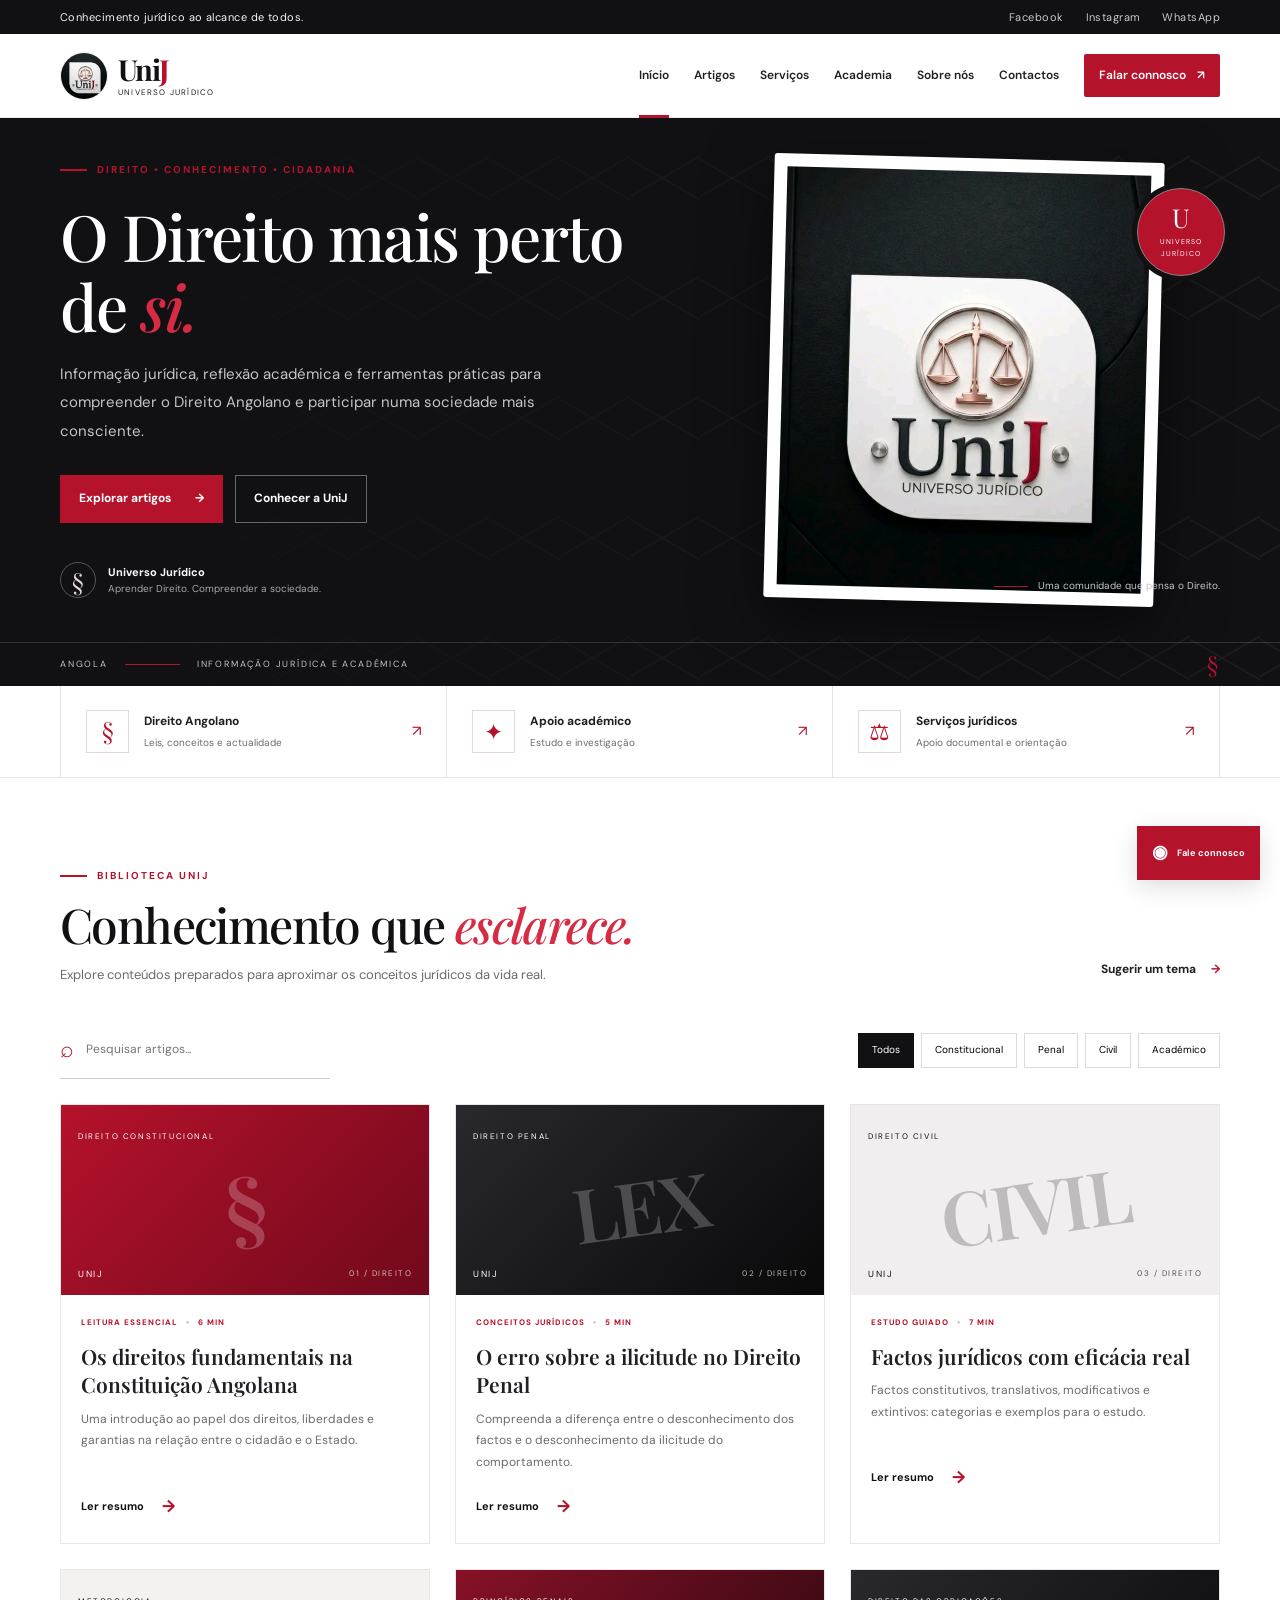
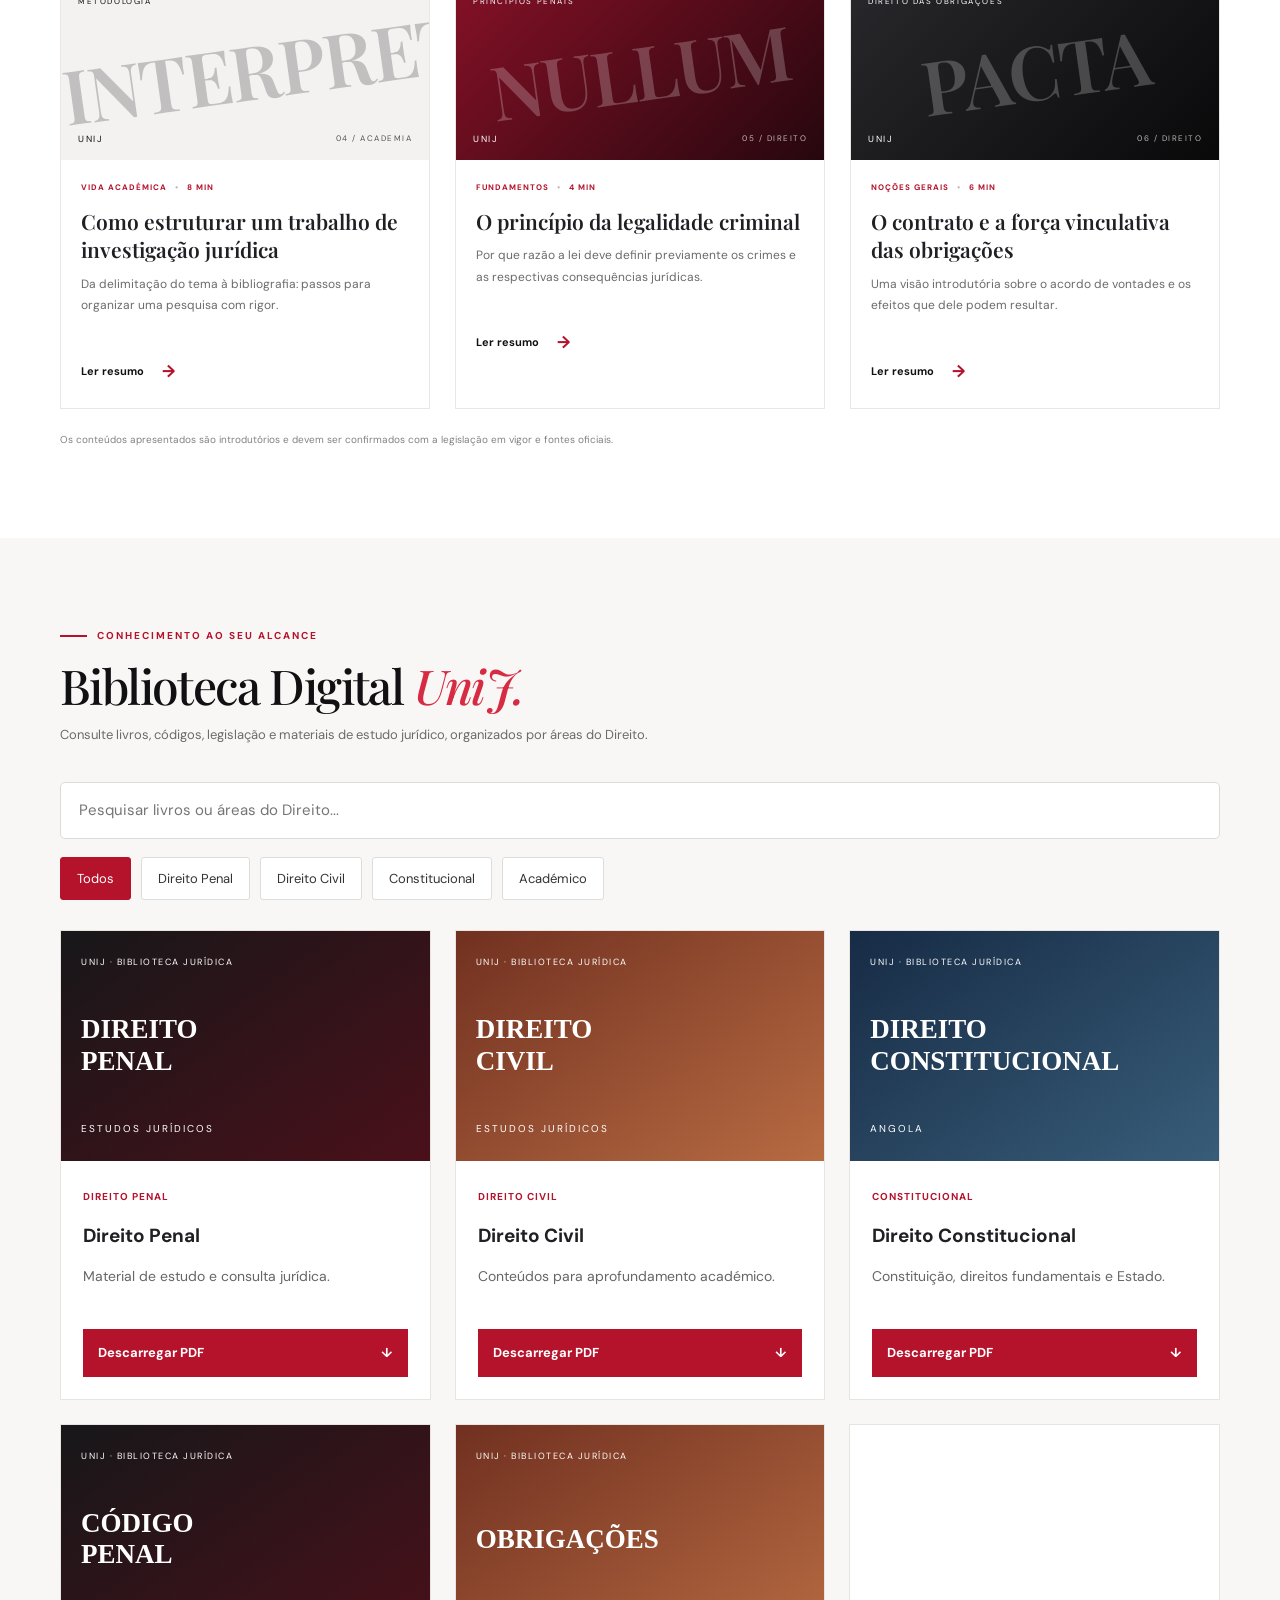
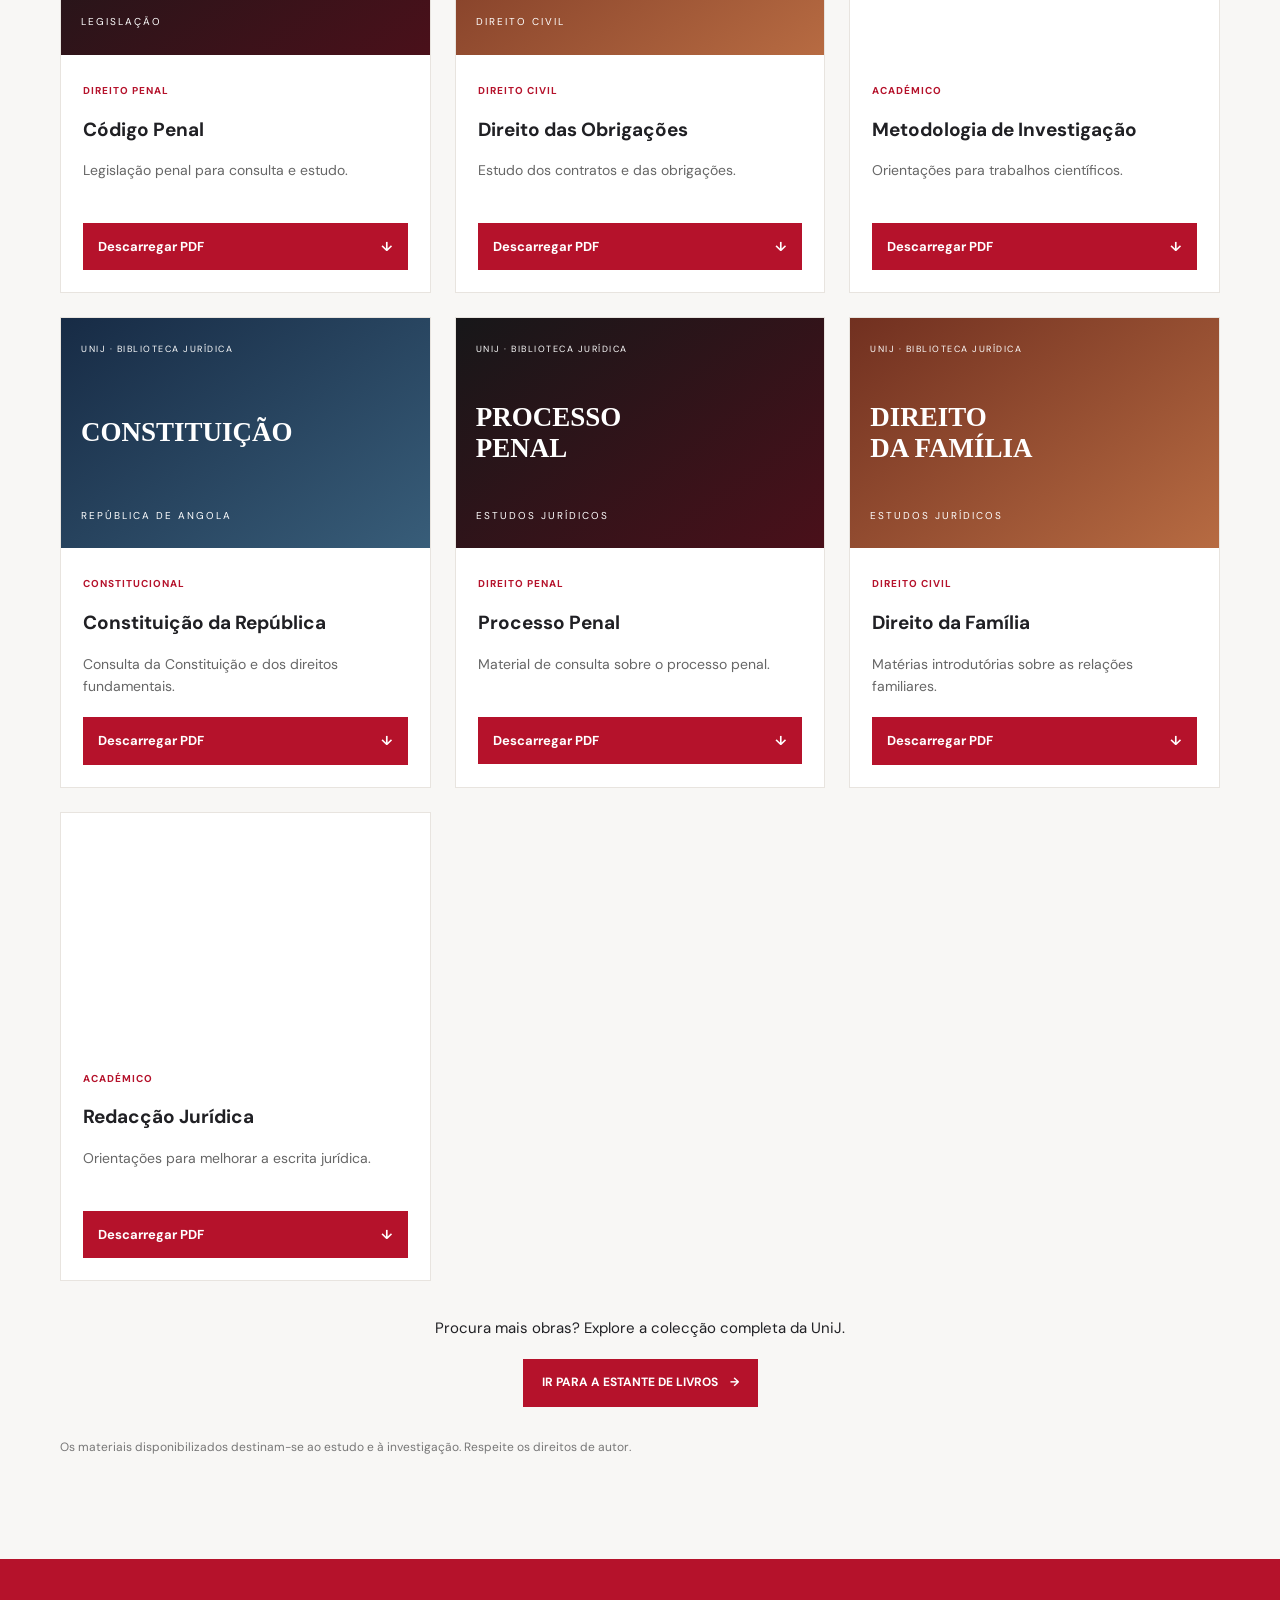
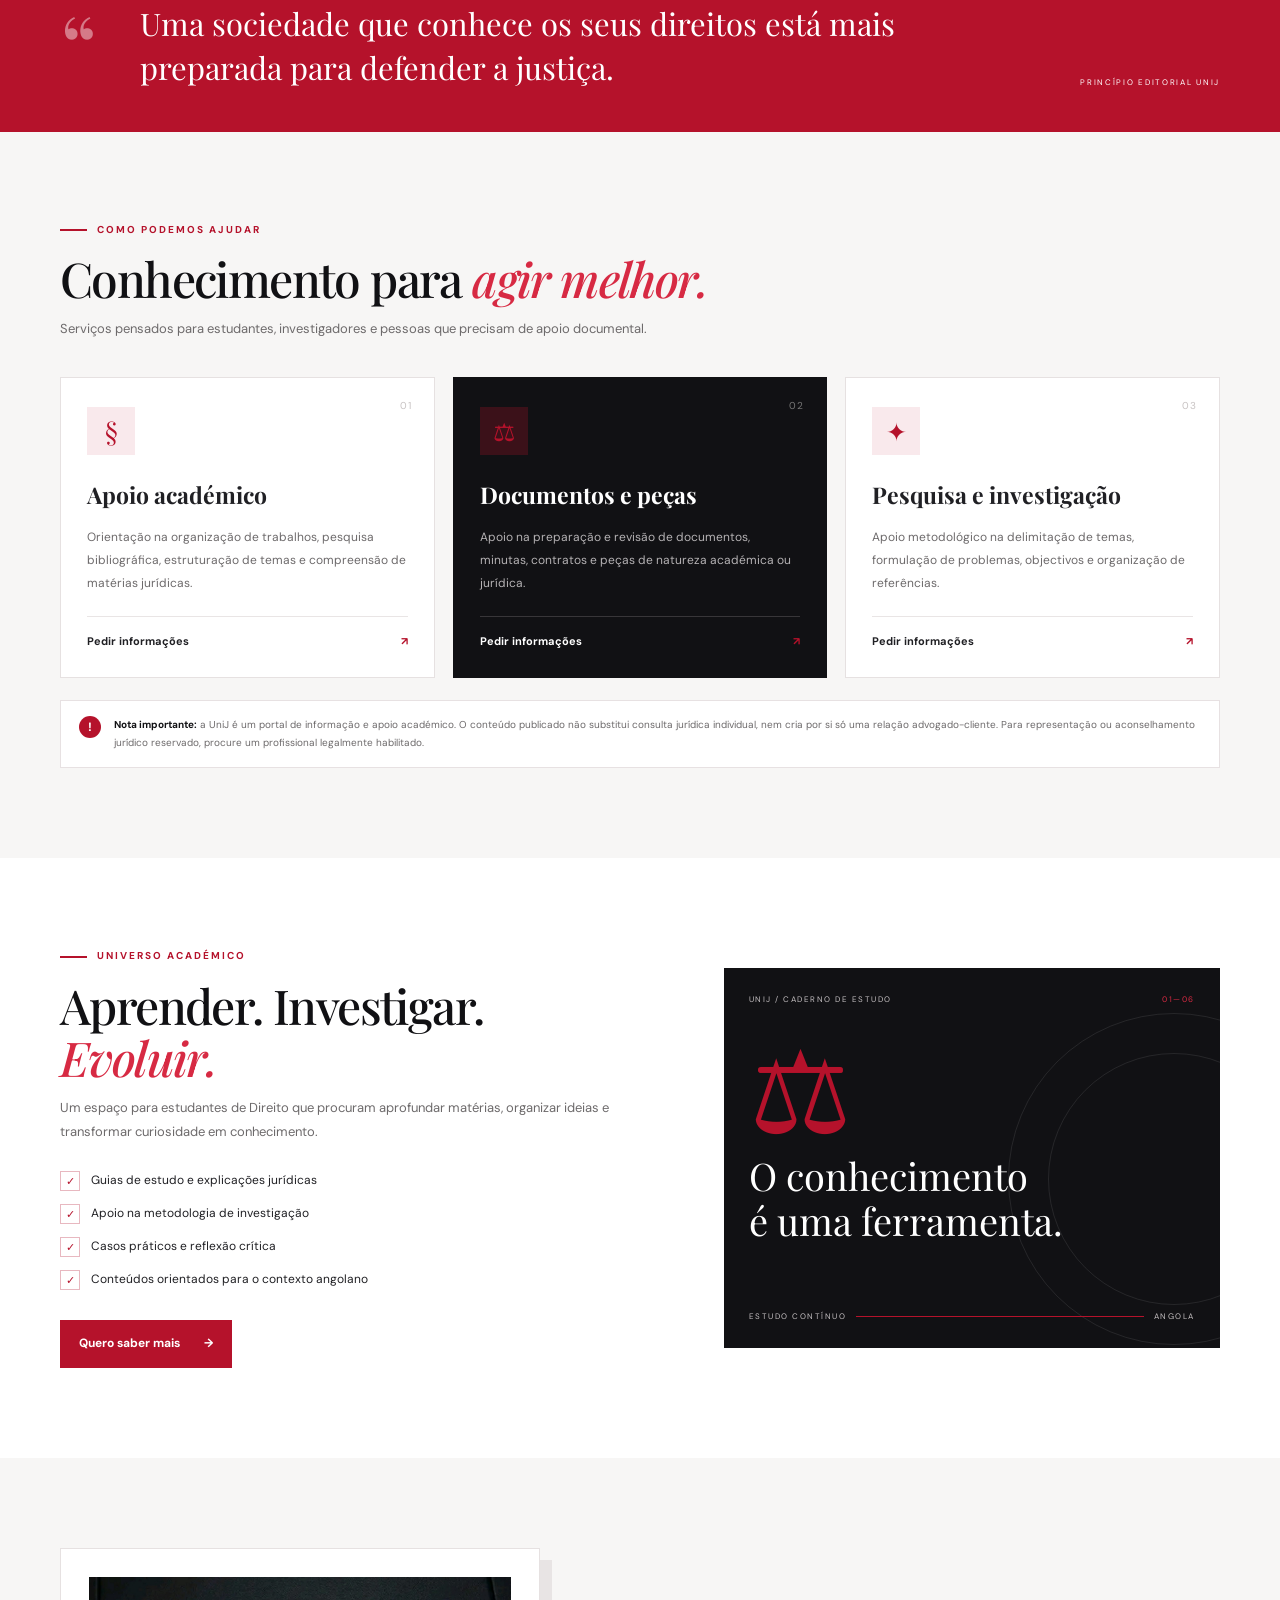
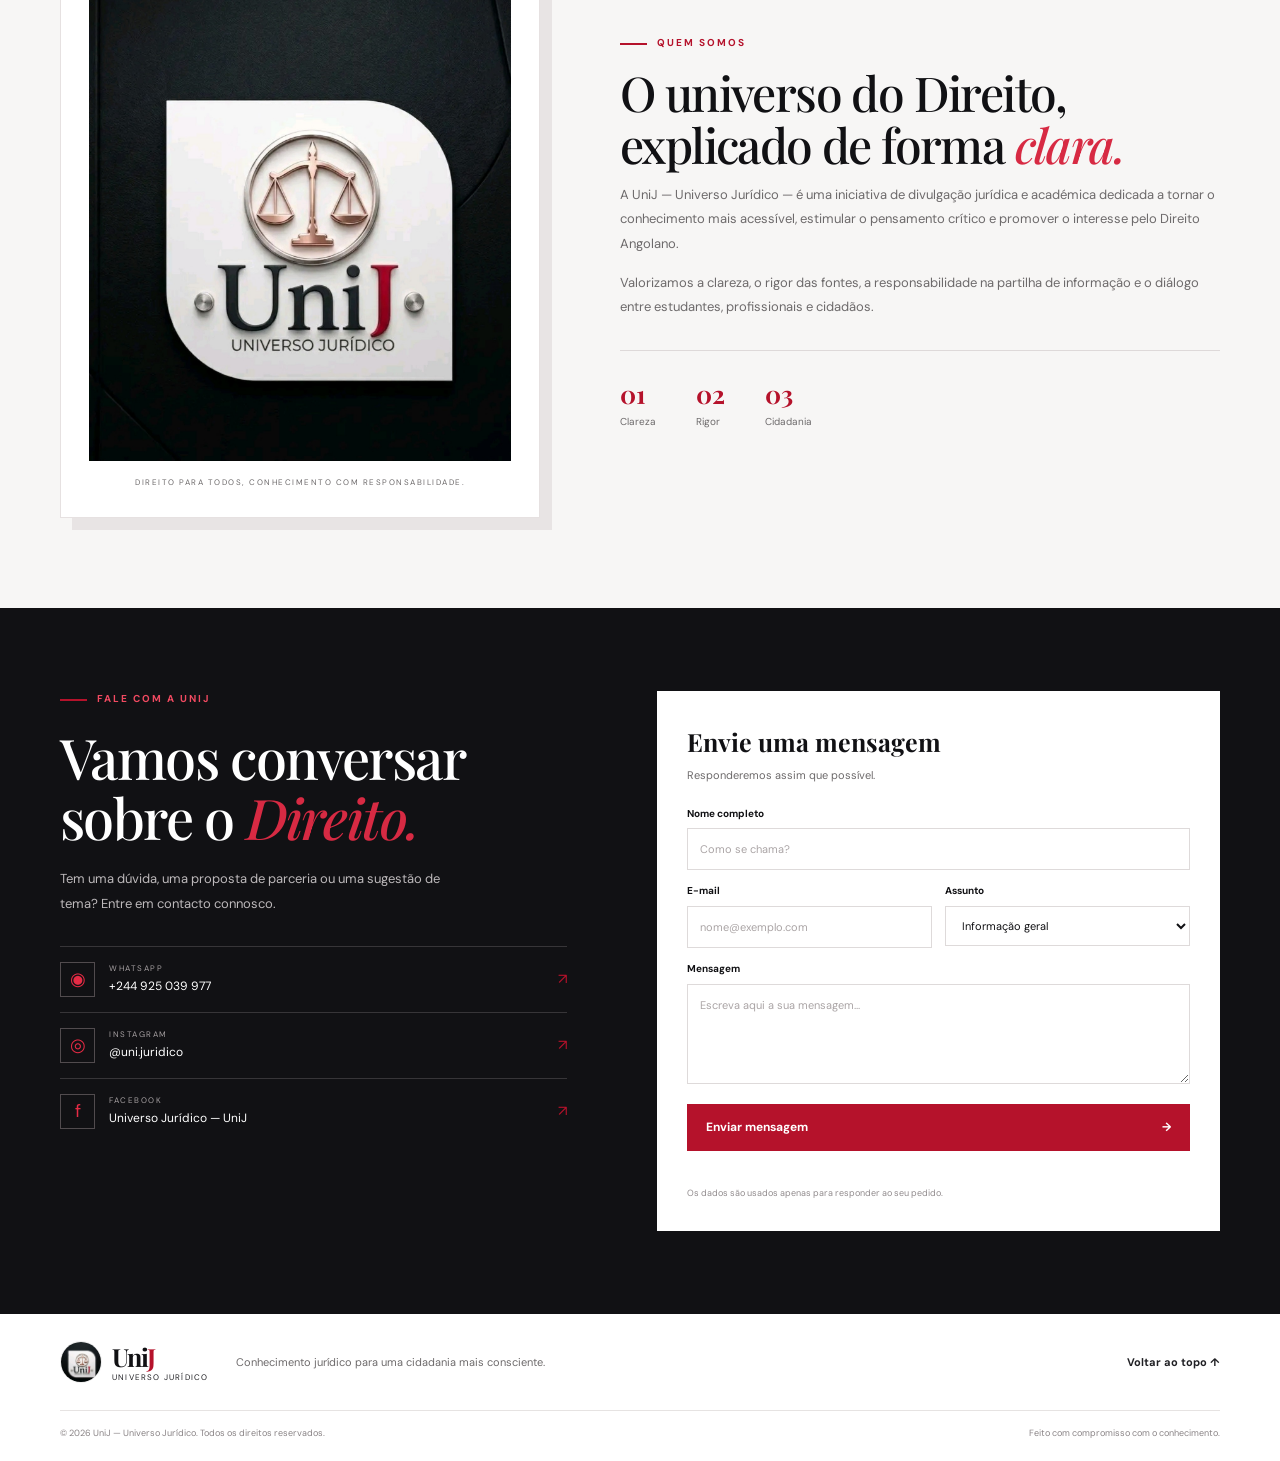
<file: index.html>
<!doctype html>
<html lang="pt-PT">
<head>
  <meta charset="utf-8">
  <meta name="viewport" content="width=device-width, initial-scale=1">
  <meta name="theme-color" content="#b5122b">
  <meta name="description" content="UniJ — Universo Jurídico. Conhecimento jurídico, actualidade, apoio académico e serviços jurídicos em Angola.">
  <meta name="keywords" content="Direito Angolano, legislação angolana, jurisprudência, UniJ, Universo Jurídico, apoio académico">
  <title>UniJ | Universo Jurídico</title>
  <link rel="icon" href="/assets/unij-logo.jpg">
  <link rel="stylesheet" href="./styles.css">
</head>
<body>
  <div class="topline">
    <div class="container topline-inner">
      <span>Conhecimento jurídico ao alcance de todos.</span>
      <div class="top-social">
        <a href="https://www.facebook.com/profile.php?id=100071372426984" target="_blank" rel="noopener">Facebook</a>
        <a href="https://www.instagram.com/uni.juridico" target="_blank" rel="noopener">Instagram</a>
        <a href="https://wa.me/244925039977" target="_blank" rel="noopener">WhatsApp</a>
      </div>
    </div>
  </div>

  <header class="site-header">
    <div class="container header-inner">
      <a class="brand" href="#inicio" aria-label="UniJ, página inicial">
        <img src="./unij-logo.jpg" alt="Logótipo UniJ — Universo Jurídico">
        <span class="brand-copy"><strong>Uni<span>J</span></strong><small>UNIVERSO JURÍDICO</small></span>
      </a>
      <button class="menu-toggle" id="menuToggle" aria-label="Abrir menu" aria-expanded="false"><span></span><span></span><span></span></button>
      <nav class="main-nav" id="mainNav" aria-label="Navegação principal">
        <a href="#inicio" class="nav-link active">Início</a>
        <a href="#artigos" class="nav-link">Artigos</a>
        <a href="#servicos" class="nav-link">Serviços</a>
        <a href="#academia" class="nav-link">Academia</a>
        <a href="#sobre" class="nav-link">Sobre nós</a>
        <a href="#contactos" class="nav-link">Contactos</a>
        <a class="nav-cta" href="https://wa.me/244925039977?text=Ol%C3%A1%2C%20UniJ.%20Gostaria%20de%20obter%20mais%20informa%C3%A7%C3%B5es." target="_blank" rel="noopener">Falar connosco <span>↗</span></a>
      </nav>
    </div>
  </header>

  <main>
    <section class="hero" id="inicio">
      <div class="hero-pattern"></div>
      <div class="container hero-grid">
        <div class="hero-copy">
          <div class="eyebrow"><span class="eyebrow-line"></span> DIREITO • CONHECIMENTO • CIDADANIA</div>
          <h1>O Direito mais perto de <em>si.</em></h1>
          <p>Informação jurídica, reflexão académica e ferramentas práticas para compreender o Direito Angolano e participar numa sociedade mais consciente.</p>
          <div class="hero-actions">
            <a class="button button-red" href="#artigos">Explorar artigos <span>→</span></a>
            <a class="button button-outline" href="#sobre">Conhecer a UniJ</a>
          </div>
          <div class="hero-note"><span class="note-mark">§</span><span><strong>Universo Jurídico</strong><small>Aprender Direito. Compreender a sociedade.</small></span></div>
        </div>
        <div class="hero-visual">
          <div class="hero-logo-frame"><img src="./unij-logo.jpg" alt="Logótipo oficial UniJ"></div>
          <div class="hero-stamp"><span>U</span><small>UNIVERSO<br>JURÍDICO</small></div>
          <div class="hero-caption"><span class="caption-line"></span><span>Uma comunidade que pensa o Direito.</span></div>
        </div>
      </div>
      <div class="hero-bottom"><div class="container hero-bottom-inner"><span>ANGOLA</span><span class="bottom-rule"></span><span>INFORMAÇÃO JURÍDICA E ACADÉMICA</span><span class="bottom-symbol">§</span></div></div>
    </section>

    <section class="quick-strip" aria-label="Áreas do portal">
      <div class="container quick-grid">
        <a href="#artigos"><span class="quick-icon">§</span><span><strong>Direito Angolano</strong><small>Leis, conceitos e actualidade</small></span><b>↗</b></a>
        <a href="#academia"><span class="quick-icon">✦</span><span><strong>Apoio académico</strong><small>Estudo e investigação</small></span><b>↗</b></a>
        <a href="#servicos"><span class="quick-icon">⚖</span><span><strong>Serviços jurídicos</strong><small>Apoio documental e orientação</small></span><b>↗</b></a>
      </div>
    </section>

    <section class="section articles-section" id="artigos">
      <div class="container">
        <div class="section-heading">
          <div><div class="eyebrow"><span class="eyebrow-line"></span> BIBLIOTECA UNIJ</div><h2>Conhecimento que <em>esclarece.</em></h2><p>Explore conteúdos preparados para aproximar os conceitos jurídicos da vida real.</p></div>
          <a class="text-link" href="#contactos">Sugerir um tema <span>→</span></a>
        </div>
        <div class="article-tools">
          <label class="search-box"><span>⌕</span><input id="articleSearch" type="search" placeholder="Pesquisar artigos..." aria-label="Pesquisar artigos"></label>
          <div class="filter-list" role="group" aria-label="Filtrar artigos">
            <button class="filter-chip selected" data-filter="todos">Todos</button>
            <button class="filter-chip" data-filter="constitucional">Constitucional</button>
            <button class="filter-chip" data-filter="penal">Penal</button>
            <button class="filter-chip" data-filter="civil">Civil</button>
            <button class="filter-chip" data-filter="academia">Académico</button>
          </div>
        </div>
        <div class="article-grid" id="articleGrid">
          <article class="article-card featured" data-category="constitucional" data-search="constituição direitos fundamentais cidadania angola">
            <div class="article-art art-red"><span class="art-label">DIREITO CONSTITUCIONAL</span><div class="art-watermark">§</div><div class="art-bottom">UNIJ <span>01 / DIREITO</span></div></div>
            <div class="article-body"><div class="article-meta"><span>LEITURA ESSENCIAL</span><span>•</span><span>6 MIN</span></div><h3>Os direitos fundamentais na Constituição Angolana</h3><p>Uma introdução ao papel dos direitos, liberdades e garantias na relação entre o cidadão e o Estado.</p><button class="read-more" data-article="direitos">Ler resumo <span>→</span></button></div>
          </article>
          <article class="article-card" data-category="penal" data-search="direito penal erro ilicitude culpa código penal angolano">
            <div class="article-art art-black"><span class="art-label">DIREITO PENAL</span><div class="art-watermark">LEX</div><div class="art-bottom">UNIJ <span>02 / DIREITO</span></div></div>
            <div class="article-body"><div class="article-meta"><span>CONCEITOS JURÍDICOS</span><span>•</span><span>5 MIN</span></div><h3>O erro sobre a ilicitude no Direito Penal</h3><p>Compreenda a diferença entre o desconhecimento dos factos e o desconhecimento da ilicitude do comportamento.</p><button class="read-more" data-article="ilicitude">Ler resumo <span>→</span></button></div>
          </article>
          <article class="article-card" data-category="civil" data-search="direito civil factos jurídicos eficácia real constitutivo translativo modificativo extintivo">
            <div class="article-art art-white"><span class="art-label">DIREITO CIVIL</span><div class="art-watermark">CIVIL</div><div class="art-bottom">UNIJ <span>03 / DIREITO</span></div></div>
            <div class="article-body"><div class="article-meta"><span>ESTUDO GUIADO</span><span>•</span><span>7 MIN</span></div><h3>Factos jurídicos com eficácia real</h3><p>Factos constitutivos, translativos, modificativos e extintivos: categorias e exemplos para o estudo.</p><button class="read-more" data-article="factos">Ler resumo <span>→</span></button></div>
          </article>
          <article class="article-card" data-category="academia" data-search="metodologia investigação jurídica trabalho científico fontes bibliografia">
            <div class="article-art art-white art-academic"><span class="art-label">METODOLOGIA</span><div class="art-watermark">INTERPRETATIO</div><div class="art-bottom">UNIJ <span>04 / ACADEMIA</span></div></div>
            <div class="article-body"><div class="article-meta"><span>VIDA ACADÉMICA</span><span>•</span><span>8 MIN</span></div><h3>Como estruturar um trabalho de investigação jurídica</h3><p>Da delimitação do tema à bibliografia: passos para organizar uma pesquisa com rigor.</p><button class="read-more" data-article="investigacao">Ler resumo <span>→</span></button></div>
          </article>
          <article class="article-card" data-category="penal" data-search="código penal angolano responsabilidade criminal princípio legalidade">
            <div class="article-art art-red art-red-dark"><span class="art-label">PRINCÍPIOS PENAIS</span><div class="art-watermark">NULLUM</div><div class="art-bottom">UNIJ <span>05 / DIREITO</span></div></div>
            <div class="article-body"><div class="article-meta"><span>FUNDAMENTOS</span><span>•</span><span>4 MIN</span></div><h3>O princípio da legalidade criminal</h3><p>Por que razão a lei deve definir previamente os crimes e as respectivas consequências jurídicas.</p><button class="read-more" data-article="legalidade">Ler resumo <span>→</span></button></div>
          </article>
          <article class="article-card" data-category="civil" data-search="contratos direito civil consentimento obrigações partes">
            <div class="article-art art-black art-civil"><span class="art-label">DIREITO DAS OBRIGAÇÕES</span><div class="art-watermark">PACTA</div><div class="art-bottom">UNIJ <span>06 / DIREITO</span></div></div>
            <div class="article-body"><div class="article-meta"><span>NOÇÕES GERAIS</span><span>•</span><span>6 MIN</span></div><h3>O contrato e a força vinculativa das obrigações</h3><p>Uma visão introdutória sobre o acordo de vontades e os efeitos que dele podem resultar.</p><button class="read-more" data-article="contratos">Ler resumo <span>→</span></button></div>
          </article>
        </div>
        <div class="no-results" id="noResults" hidden>Não encontrámos artigos com esses termos. Experimente outra pesquisa.</div>
        <p class="content-note">Os conteúdos apresentados são introdutórios e devem ser confirmados com a legislação em vigor e fontes oficiais.</p>
      </div>
    </section>

<!-- BIBLIOTECA DIGITAL UNIJ -->
<section class="section library-section" id="biblioteca">
    <div class="container">

        <div class="section-heading">
            <div>
                <div class="eyebrow">
                    <span class="eyebrow-line"></span>
                    CONHECIMENTO AO SEU ALCANCE
                </div>

                <h2>Biblioteca Digital <em>UniJ.</em></h2>

                <p>
                    Consulte livros, códigos, legislação e materiais
                    de estudo jurídico, organizados por áreas do Direito.
                </p>
            </div>
        </div>

        <!-- PESQUISA -->
        <div class="library-search">
            <input
                type="search"
                id="bookSearch"
                placeholder="Pesquisar livros ou áreas do Direito..."
                aria-label="Pesquisar livros"
            >
        </div>

        <!-- FILTROS -->
        <div class="library-filters" role="group"
             aria-label="Filtrar livros por categoria">

            <button type="button"
                    class="library-filter active"
                    data-category="todos"
                    aria-pressed="true">
                Todos
            </button>

            <button type="button"
                    class="library-filter"
                    data-category="penal"
                    aria-pressed="false">
                Direito Penal
            </button>

            <button type="button"
                    class="library-filter"
                    data-category="civil"
                    aria-pressed="false">
                Direito Civil
            </button>

            <button type="button"
                    class="library-filter"
                    data-category="constitucional"
                    aria-pressed="false">
                Constitucional
            </button>

            <button type="button"
                    class="library-filter"
                    data-category="academico"
                    aria-pressed="false">
                Académico
            </button>

        </div>

        <!-- LIVROS -->
        <div class="book-grid" id="bookGrid">

            <!-- LIVRO 1 -->
            <article class="book-card"
                     data-category="penal"
                     data-search="direito penal código penal legislação angolana">

                <div class="book-cover cover-penal">
                    <span>UNIJ · BIBLIOTECA JURÍDICA</span>
                    <strong>DIREITO<br>PENAL</strong>
                    <small>ESTUDOS JURÍDICOS</small>
                </div>

                <div class="book-info">
                    <span class="book-category">DIREITO PENAL</span>
                    <h3>Direito Penal</h3>
                    <p>Material de estudo e consulta jurídica.</p>

                    <a class="book-download"
                       href="./livros/direito-penal.pdf"
                       download>
                        Descarregar PDF <span>↓</span>
                    </a>
                </div>
            </article>

            <!-- LIVRO 2 -->
            <article class="book-card"
                     data-category="civil"
                     data-search="direito civil código civil obrigações contratos">

                <div class="book-cover cover-civil">
                    <span>UNIJ · BIBLIOTECA JURÍDICA</span>
                    <strong>DIREITO<br>CIVIL</strong>
                    <small>ESTUDOS JURÍDICOS</small>
                </div>

                <div class="book-info">
                    <span class="book-category">DIREITO CIVIL</span>
                    <h3>Direito Civil</h3>
                    <p>Conteúdos para aprofundamento académico.</p>

                    <a class="book-download"
                       href="./livros/bancario.pdf"
                       download>
                        Descarregar PDF <span>↓</span>
                    </a>
                </div>
            </article>

            <!-- LIVRO 3 -->
            <article class="book-card"
                     data-category="constitucional"
                     data-search="constituição angola direito constitucional direitos fundamentais">

                <div class="book-cover cover-constitucional">
                    <span>UNIJ · BIBLIOTECA JURÍDICA</span>
                    <strong>DIREITO<br>CONSTITUCIONAL</strong>
                    <small>ANGOLA</small>
                </div>

                <div class="book-info">
                    <span class="book-category">CONSTITUCIONAL</span>
                    <h3>Direito Constitucional</h3>
                    <p>Constituição, direitos fundamentais e Estado.</p>

                    <a class="book-download"
                       href="./livros/Recursos.pdf"
                       download>
                        Descarregar PDF <span>↓</span>
                    </a>
                </div>
            </article>

            <!-- LIVRO 4 -->
            <article class="book-card"
                     data-category="penal"
                     data-search="código penal angolano legislação crimes penas">

                <div class="book-cover cover-penal">
                    <span>UNIJ · BIBLIOTECA JURÍDICA</span>
                    <strong>CÓDIGO<br>PENAL</strong>
                    <small>LEGISLAÇÃO</small>
                </div>

                <div class="book-info">
                    <span class="book-category">DIREITO PENAL</span>
                    <h3>Código Penal</h3>
                    <p>Legislação penal para consulta e estudo.</p>

                    <a class="book-download"
                       href="./livros/codigo-penal.pdf"
                       download>
                        Descarregar PDF <span>↓</span>
                    </a>
                </div>
            </article>

            <!-- LIVRO 5 -->
            <article class="book-card"
                     data-category="civil"
                     data-search="direito das obrigações contratos responsabilidade civil">

                <div class="book-cover cover-civil">
                    <span>UNIJ · BIBLIOTECA JURÍDICA</span>
                    <strong>OBRIGAÇÕES</strong>
                    <small>DIREITO CIVIL</small>
                </div>

                <div class="book-info">
                    <span class="book-category">DIREITO CIVIL</span>
                    <h3>Direito das Obrigações</h3>
                    <p>Estudo dos contratos e das obrigações.</p>

                    <a class="book-download"
                       href="./livros/obrigacoes.pdf"
                       download>
                        Descarregar PDF <span>↓</span>
                    </a>
                </div>
            </article>

            <!-- LIVRO 6 -->
            <article class="book-card"
                     data-category="academico"
                     data-search="metodologia investigação científica trabalhos académicos bibliografia">

                <div class="book-cover cover-academico">
                    <span>UNIJ · BIBLIOTECA JURÍDICA</span>
                    <strong>INVESTIGAÇÃO</strong>
                    <small>METODOLOGIA</small>
                </div>

                <div class="book-info">
                    <span class="book-category">ACADÉMICO</span>
                    <h3>Metodologia de Investigação</h3>
                    <p>Orientações para trabalhos científicos.</p>

                    <a class="book-download"
                       href="./livros/metodologia.pdf"
                       download>
                        Descarregar PDF <span>↓</span>
                    </a>
                </div>
            </article>

            <!-- LIVRO 7 -->
            <article class="book-card"
                     data-category="constitucional"
                     data-search="constituição da república de angola direitos liberdades garantias">

                <div class="book-cover cover-constitucional">
                    <span>UNIJ · BIBLIOTECA JURÍDICA</span>
                    <strong>CONSTITUIÇÃO</strong>
                    <small>REPÚBLICA DE ANGOLA</small>
                </div>

                <div class="book-info">
                    <span class="book-category">CONSTITUCIONAL</span>
                    <h3>Constituição da República</h3>
                    <p>Consulta da Constituição e dos direitos fundamentais.</p>

                    <a class="book-download"
                       href="./livros/constituicao.pdf"
                       download>
                        Descarregar PDF <span>↓</span>
                    </a>
                </div>
            </article>

            <!-- LIVRO 8 -->
            <article class="book-card"
                     data-category="penal"
                     data-search="processo penal investigação criminal procedimento penal">

                <div class="book-cover cover-penal">
                    <span>UNIJ · BIBLIOTECA JURÍDICA</span>
                    <strong>PROCESSO<br>PENAL</strong>
                    <small>ESTUDOS JURÍDICOS</small>
                </div>

                <div class="book-info">
                    <span class="book-category">DIREITO PENAL</span>
                    <h3>Processo Penal</h3>
                    <p>Material de consulta sobre o processo penal.</p>

                    <a class="book-download"
                       href="./livros/processo-penal.pdf"
                       download>
                        Descarregar PDF <span>↓</span>
                    </a>
                </div>
            </article>

            <!-- LIVRO 9 -->
            <article class="book-card"
                     data-category="civil"
                     data-search="direito da família casamento filiação família">

                <div class="book-cover cover-civil">
                    <span>UNIJ · BIBLIOTECA JURÍDICA</span>
                    <strong>DIREITO<br>DA FAMÍLIA</strong>
                    <small>ESTUDOS JURÍDICOS</small>
                </div>

                <div class="book-info">
                    <span class="book-category">DIREITO CIVIL</span>
                    <h3>Direito da Família</h3>
                    <p>Matérias introdutórias sobre as relações familiares.</p>

                    <a class="book-download"
                       href="./livros/direito-familia.pdf"
                       download>
                        Descarregar PDF <span>↓</span>
                    </a>
                </div>
            </article>

            <!-- LIVRO 10 -->
            <article class="book-card"
                     data-category="academico"
                     data-search="redação jurídica escrita jurídica linguagem jurídica">

                <div class="book-cover cover-academico">
                    <span>UNIJ · BIBLIOTECA JURÍDICA</span>
                    <strong>ESCRITA<br>JURÍDICA</strong>
                    <small>FORMAÇÃO ACADÉMICA</small>
                </div>

                <div class="book-info">
                    <span class="book-category">ACADÉMICO</span>
                    <h3>Redacção Jurídica</h3>
                    <p>Orientações para melhorar a escrita jurídica.</p>

                    <a class="book-download"
                       href="./livros/redacao-juridica.pdf"
                       download>
                        Descarregar PDF <span>↓</span>
                    </a>
                </div>
            </article>

            <p id="bookNoResults" hidden>
                Não foram encontrados livros com esses termos.
            </p>

        </div>

        <!-- ACESSO À ESTANTE COMPLETA -->
        <div class="library-more">
            <p>Procura mais obras? Explore a colecção completa da UniJ.</p>

            <a href="./estante.html" class="button button-red">
                IR PARA A ESTANTE DE LIVROS <span>→</span>
            </a>
        </div>

        <p class="library-note">
            Os materiais disponibilizados destinam-se ao estudo e à
            investigação. Respeite os direitos de autor.
        </p>

    </div>
</section>
<!-- FIM DA BIBLIOTECA DIGITAL UNIJ -->
    <section class="quote-band">
      <div class="container quote-inner"><span class="quote-mark">“</span><blockquote>Uma sociedade que conhece os seus direitos está mais preparada para defender a justiça.</blockquote><span class="quote-credit">PRINCÍPIO EDITORIAL UNIJ</span></div>
    </section>

    <section class="section services-section" id="servicos">
      <div class="container">
        <div class="section-heading"><div><div class="eyebrow"><span class="eyebrow-line"></span> COMO PODEMOS AJUDAR</div><h2>Conhecimento para <em>agir melhor.</em></h2><p>Serviços pensados para estudantes, investigadores e pessoas que precisam de apoio documental.</p></div></div>
        <div class="service-grid">
          <div class="service-card"><span class="service-number">01</span><div class="service-icon">§</div><h3>Apoio académico</h3><p>Orientação na organização de trabalhos, pesquisa bibliográfica, estruturação de temas e compreensão de matérias jurídicas.</p><a href="https://wa.me/244925039977?text=Ol%C3%A1%2C%20UniJ.%20Tenho%20interesse%20no%20apoio%20acad%C3%A9mico." target="_blank" rel="noopener">Pedir informações <span>↗</span></a></div>
          <div class="service-card service-card-dark"><span class="service-number">02</span><div class="service-icon">⚖</div><h3>Documentos e peças</h3><p>Apoio na preparação e revisão de documentos, minutas, contratos e peças de natureza académica ou jurídica.</p><a href="https://wa.me/244925039977?text=Ol%C3%A1%2C%20UniJ.%20Gostaria%20de%20informa%C3%A7%C3%B5es%20sobre%20documentos%20jur%C3%ADdicos." target="_blank" rel="noopener">Pedir informações <span>↗</span></a></div>
          <div class="service-card"><span class="service-number">03</span><div class="service-icon">✦</div><h3>Pesquisa e investigação</h3><p>Apoio metodológico na delimitação de temas, formulação de problemas, objectivos e organização de referências.</p><a href="https://wa.me/244925039977?text=Ol%C3%A1%2C%20UniJ.%20Preciso%20de%20apoio%20em%20investiga%C3%A7%C3%A3o." target="_blank" rel="noopener">Pedir informações <span>↗</span></a></div>
        </div>
        <div class="legal-disclaimer"><span>!</span><p><strong>Nota importante:</strong> a UniJ é um portal de informação e apoio académico. O conteúdo publicado não substitui consulta jurídica individual, nem cria por si só uma relação advogado-cliente. Para representação ou aconselhamento jurídico reservado, procure um profissional legalmente habilitado.</p></div>
      </div>
    </section>

    <section class="section academy-section" id="academia">
      <div class="container academy-grid">
        <div class="academy-copy"><div class="eyebrow"><span class="eyebrow-line"></span> UNIVERSO ACADÉMICO</div><h2>Aprender. Investigar. <em>Evoluir.</em></h2><p>Um espaço para estudantes de Direito que procuram aprofundar matérias, organizar ideias e transformar curiosidade em conhecimento.</p><ul class="check-list"><li><span>✓</span> Guias de estudo e explicações jurídicas</li><li><span>✓</span> Apoio na metodologia de investigação</li><li><span>✓</span> Casos práticos e reflexão crítica</li><li><span>✓</span> Conteúdos orientados para o contexto angolano</li></ul><a class="button button-red" href="https://wa.me/244925039977?text=Ol%C3%A1%2C%20UniJ.%20Quero%20saber%20mais%20sobre%20os%20recursos%20acad%C3%A9micos." target="_blank" rel="noopener">Quero saber mais <span>→</span></a></div>
        <div class="academy-panel"><div class="panel-top"><span>UNIJ / CADERNO DE ESTUDO</span><span>01—06</span></div><div class="panel-emblem">⚖</div><div class="panel-title">O conhecimento<br>é uma ferramenta.</div><div class="panel-bottom"><span>ESTUDO CONTÍNUO</span><span class="panel-rule"></span><span>ANGOLA</span></div></div>
      </div>
    </section>

    <section class="section about-section" id="sobre">
      <div class="container about-grid">
        <div class="about-logo"><img src="./unij-logo.jpg" alt="Logótipo UniJ — Universo Jurídico"><div class="about-logo-caption">DIREITO PARA TODOS, CONHECIMENTO COM RESPONSABILIDADE.</div></div>
        <div class="about-copy"><div class="eyebrow"><span class="eyebrow-line"></span> QUEM SOMOS</div><h2>O universo do Direito, explicado de forma <em>clara.</em></h2><p>A UniJ — Universo Jurídico — é uma iniciativa de divulgação jurídica e académica dedicada a tornar o conhecimento mais acessível, estimular o pensamento crítico e promover o interesse pelo Direito Angolano.</p><p>Valorizamos a clareza, o rigor das fontes, a responsabilidade na partilha de informação e o diálogo entre estudantes, profissionais e cidadãos.</p><div class="values-row"><div><strong>01</strong><span>Clareza</span></div><div><strong>02</strong><span>Rigor</span></div><div><strong>03</strong><span>Cidadania</span></div></div></div>
      </div>
    </section>

    <section class="contact-section" id="contactos">
      <div class="container contact-grid">
        <div class="contact-copy"><div class="eyebrow eyebrow-light"><span class="eyebrow-line"></span> FALE COM A UNIJ</div><h2>Vamos conversar<br>sobre o <em>Direito.</em></h2><p>Tem uma dúvida, uma proposta de parceria ou uma sugestão de tema? Entre em contacto connosco.</p><div class="contact-method"><span class="contact-method-icon">◉</span><span><small>WHATSAPP</small><a href="https://wa.me/244925039977" target="_blank" rel="noopener">+244 925 039 977</a></span><span class="contact-arrow">↗</span></div><div class="contact-method"><span class="contact-method-icon">◎</span><span><small>INSTAGRAM</small><a href="https://www.instagram.com/uni.juridico" target="_blank" rel="noopener">@uni.juridico</a></span><span class="contact-arrow">↗</span></div><div class="contact-method"><span class="contact-method-icon">f</span><span><small>FACEBOOK</small><a href="https://www.facebook.com/profile.php?id=100071372426984" target="_blank" rel="noopener">Universo Jurídico — UniJ</a></span><span class="contact-arrow">↗</span></div></div>
        <form class="contact-form" id="contactForm"
      action="https://formspree.io/f/xyekndqk"
      method="POST">
          <div class="form-heading"><h3>Envie uma mensagem</h3><p>Responderemos assim que possível.</p></div>
          <label for="name">Nome completo</label><input id="name" name="name" required maxlength="100" placeholder="Como se chama?">
          <div class="form-row"><div><label for="email">E-mail</label><input id="email" name="email" type="email" required maxlength="160" placeholder="nome@exemplo.com"></div><div><label for="subject">Assunto</label><select id="subject" name="subject"><option value="Informação geral">Informação geral</option><option value="Apoio académico">Apoio académico</option><option value="Serviços jurídicos">Serviços jurídicos</option><option value="Parcerias">Parcerias</option><option value="Sugestão de artigo">Sugestão de artigo</option></select></div></div>
          <label for="message">Mensagem</label><textarea id="message" name="message" required maxlength="3000" rows="4" placeholder="Escreva aqui a sua mensagem..."></textarea>
          <button class="button button-red form-submit" type="submit">Enviar mensagem <span>→</span></button>
          <p class="form-feedback" id="formFeedback" role="status" aria-live="polite"></p>
          <small class="form-privacy">Os dados são usados apenas para responder ao seu pedido.</small>
        </form>
      </div>
    </section>
  </main>

  <footer class="site-footer">
    <div class="container footer-main"><a class="brand footer-brand" href="#inicio"><img src="./unij-logo.jpg" alt=""><span class="brand-copy"><strong>Uni<span>J</span></strong><small>UNIVERSO JURÍDICO</small></span></a><p>Conhecimento jurídico para uma cidadania mais consciente.</p><a class="back-top" href="#inicio">Voltar ao topo ↑</a></div>
    <div class="container footer-bottom"><span>© <span id="year"></span> UniJ — Universo Jurídico. Todos os direitos reservados.</span><span>Feito com compromisso com o conhecimento.</span></div>
  </footer>

  <a class="whatsapp-float" href="https://wa.me/244925039977?text=Ol%C3%A1%2C%20UniJ!" target="_blank" rel="noopener" aria-label="Contactar a UniJ pelo WhatsApp"><span>◉</span><small>Fale connosco</small></a>

  <dialog class="article-dialog" id="articleDialog" aria-labelledby="dialogTitle"><button class="dialog-close" id="dialogClose" aria-label="Fechar">×</button><div class="eyebrow"><span class="eyebrow-line"></span> BIBLIOTECA UNIJ</div><h2 id="dialogTitle">Artigo</h2><div id="dialogContent"></div><p class="dialog-note">Este resumo é introdutório. Confirme sempre a legislação aplicável e consulte fontes oficiais actualizadas.</p><a class="button button-red" href="https://wa.me/244925039977?text=Ol%C3%A1%2C%20UniJ.%20Gostaria%20de%20aprofundar%20um%20tema%20jur%C3%ADdico." target="_blank" rel="noopener">Pedir mais informações <span>→</span></a></dialog>
  <script src="./app.js"></script>
</body>
</html>
</file>
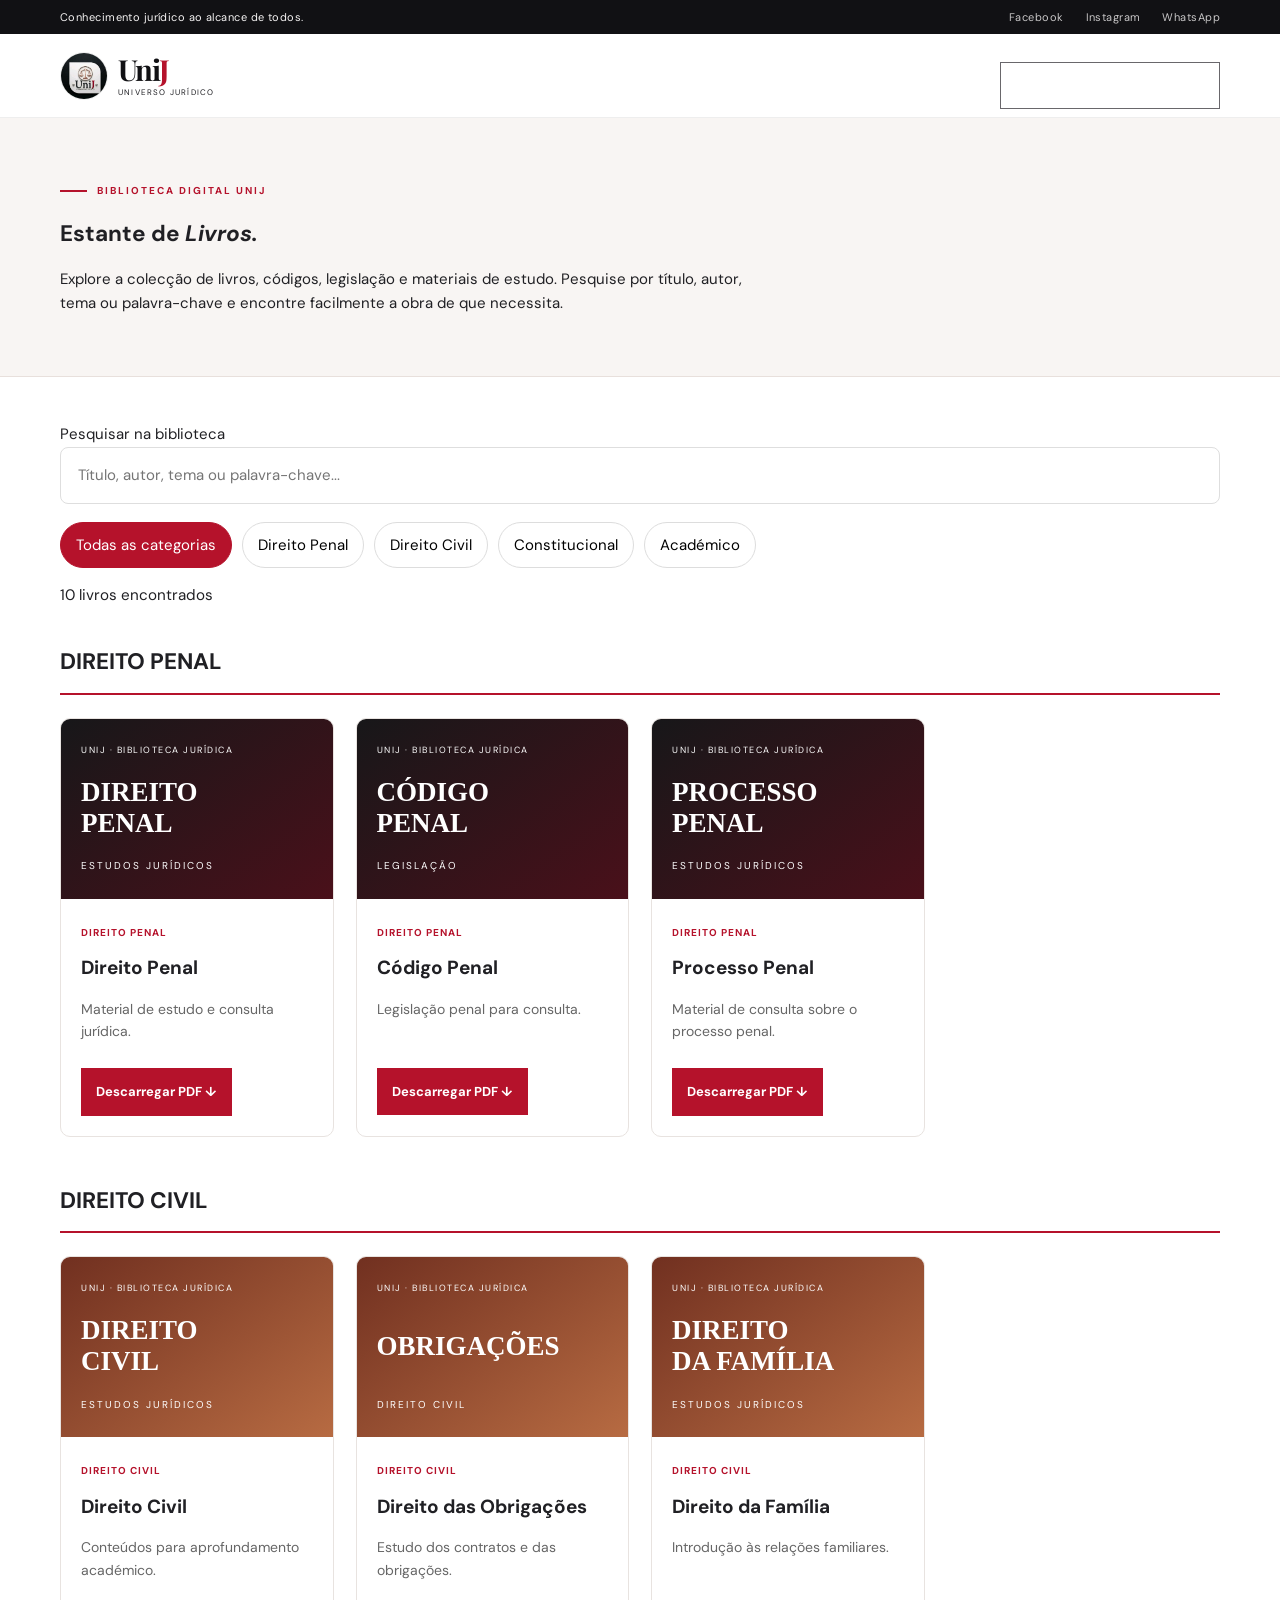
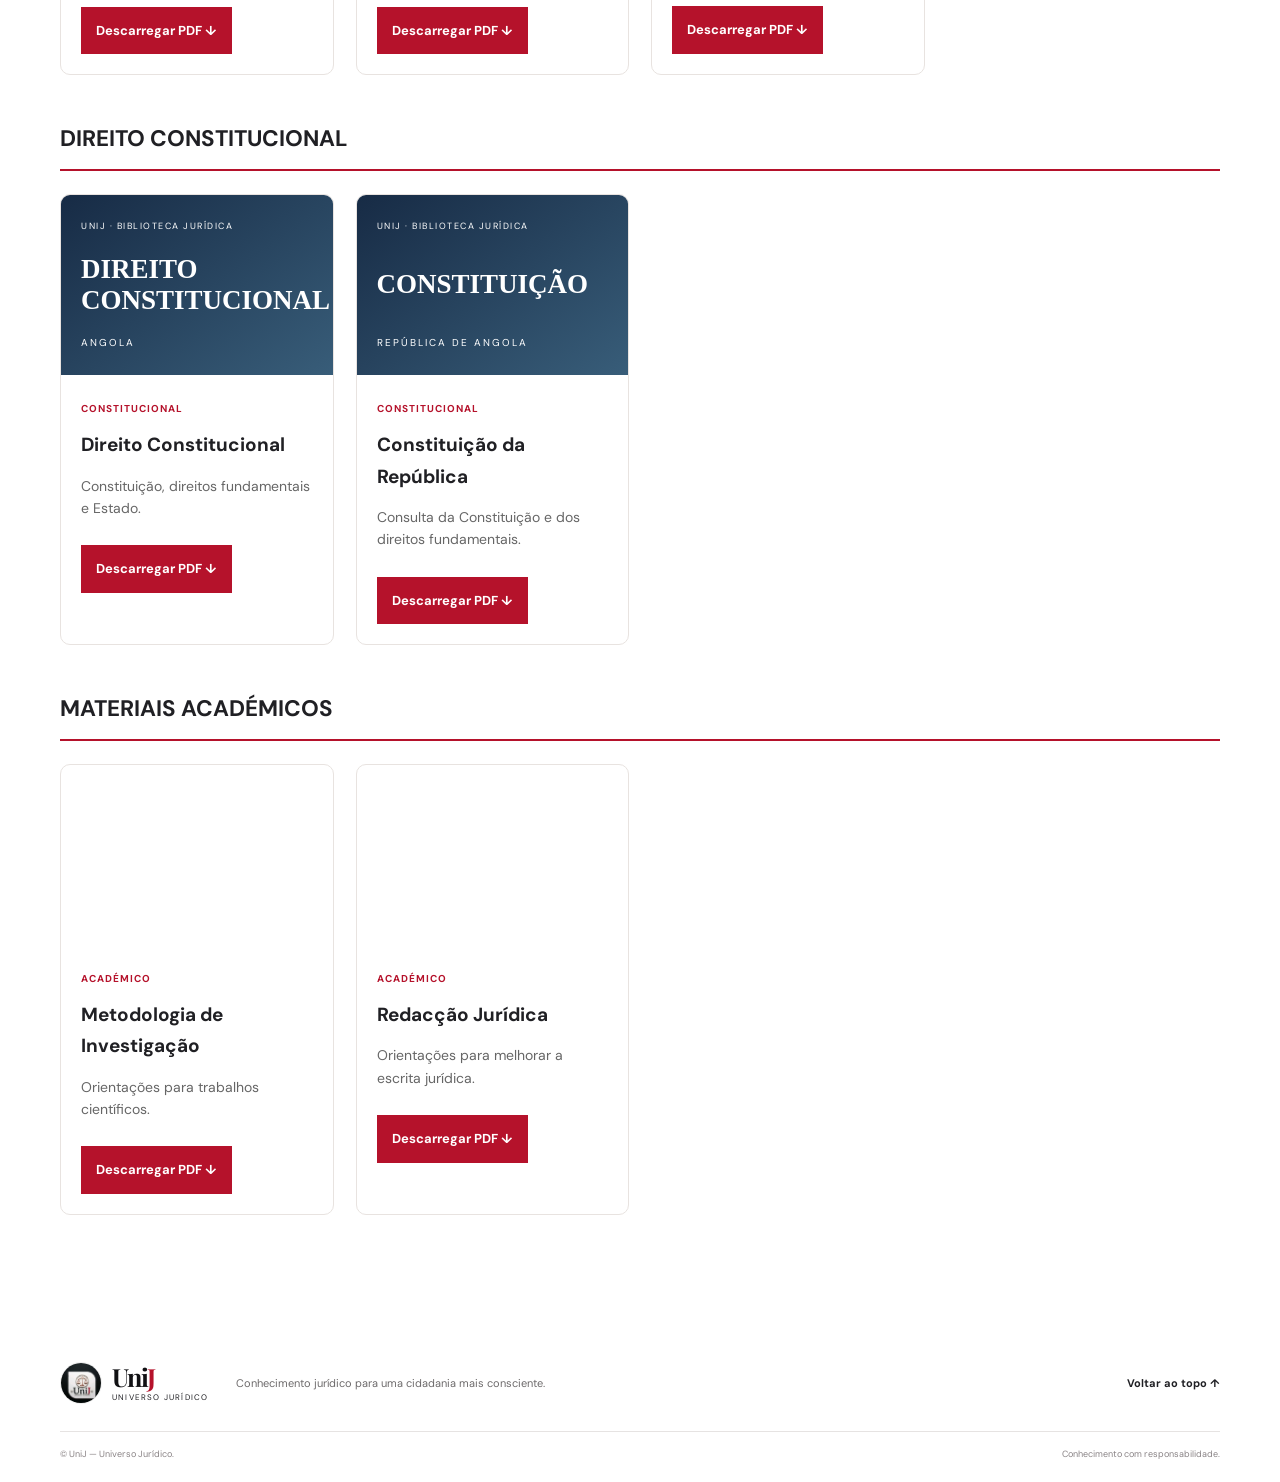
<file: estante.html>
<!doctype html>
<html lang="pt-PT">

<head>
    <meta charset="utf-8">
    <meta name="viewport" content="width=device-width, initial-scale=1">
    <meta name="theme-color" content="#b5122b">

    <meta name="description"
          content="Estante de livros da UniJ: obras jurídicas, legislação e materiais académicos organizados por categorias.">

    <title>Estante de Livros | UniJ</title>

    <link rel="icon" href="./unij-logo.jpg">
    <link rel="stylesheet" href="./styles.css">

    <style>
        .shelf-hero {
            padding: 65px 0 45px;
            background: #f8f5f3;
            border-bottom: 1px solid #e8e0dc;
        }

        .shelf-hero h1 {
            margin: 15px 0;
        }

        .shelf-hero p {
            max-width: 720px;
        }

        .shelf-main {
            padding: 45px 0 75px;
        }

        .shelf-toolbar {
            margin-bottom: 35px;
        }

        .shelf-search {
            width: 100%;
            box-sizing: border-box;
            padding: 15px 17px;
            border: 1px solid #dedede;
            border-radius: 8px;
            font: inherit;
            background: #fff;
        }

        .shelf-filters {
            display: flex;
            flex-wrap: wrap;
            gap: 10px;
            margin-top: 18px;
        }

        .shelf-filter {
            padding: 10px 15px;
            border: 1px solid #ddd;
            border-radius: 25px;
            background: #fff;
            cursor: pointer;
            font: inherit;
        }

        .shelf-filter.active {
            color: #fff;
            background: #b5122b;
            border-color: #b5122b;
        }

        .shelf-category {
            margin-bottom: 45px;
        }

        .shelf-category > h2 {
            padding-bottom: 12px;
            margin-bottom: 23px;
            border-bottom: 2px solid #b5122b;
        }

        .shelf-grid {
            display: grid;
            grid-template-columns: repeat(
                auto-fill,
                minmax(min(100%, 230px), 1fr)
            );
            gap: 22px;
        }

        .shelf-book {
            overflow: hidden;
            background: #fff;
            border: 1px solid #e8e3e0;
            border-radius: 10px;
        }

        .shelf-book .book-cover {
            min-height: 180px;
        }

        .shelf-book .book-info {
            padding: 20px;
        }

        .shelf-book h3 {
            margin: 9px 0;
        }

        .shelf-book p {
            margin-bottom: 18px;
        }

        .shelf-book .book-download {
            display: inline-block;
            margin-top: 8px;
        }

        .shelf-book[hidden],
        .shelf-category[hidden],
        #shelfEmpty[hidden] {
            display: none !important;
        }

        #shelfEmpty {
            padding: 35px 15px;
            text-align: center;
        }

        .shelf-count {
            margin: 15px 0;
            font-size: .95rem;
        }

        .shelf-back {
            display: inline-block;
            margin-top: 20px;
        }

        @media (max-width: 600px) {
            .shelf-hero {
                padding: 40px 0 30px;
            }

            .shelf-filters {
                gap: 8px;
            }

            .shelf-filter {
                padding: 9px 12px;
                font-size: 14px;
            }
        }
    </style>
</head>

<body>

    <div class="topline">
        <div class="container topline-inner">
            <span>Conhecimento jurídico ao alcance de todos.</span>

            <div class="top-social">
                <a href="https://www.facebook.com/profile.php?id=100071372426984"
                   target="_blank" rel="noopener">Facebook</a>

                <a href="https://www.instagram.com/uni.juridico"
                   target="_blank" rel="noopener">Instagram</a>

                <a href="https://wa.me/244925039977"
                   target="_blank" rel="noopener">WhatsApp</a>
            </div>
        </div>
    </div>

    <header class="site-header">
        <div class="container header-inner">

            <a class="brand" href="./index.html">
                <img src="./unij-logo.jpg"
                     alt="Logótipo UniJ">

                <span class="brand-copy">
                    <strong>Uni<span>J</span></strong>
                    <small>UNIVERSO JURÍDICO</small>
                </span>
            </a>

            <a class="button button-outline shelf-back"
               href="./index.html#biblioteca">
                ← VOLTAR À PÁGINA PRINCIPAL
            </a>

        </div>
    </header>

    <section class="shelf-hero">
        <div class="container">

            <div class="eyebrow">
                <span class="eyebrow-line"></span>
                BIBLIOTECA DIGITAL UNIJ
            </div>

            <h1>Estante de <em>Livros.</em></h1>

            <p>
                Explore a colecção de livros, códigos, legislação
                e materiais de estudo. Pesquise por título, autor,
                tema ou palavra-chave e encontre facilmente a obra
                de que necessita.
            </p>

        </div>
    </section>

    <main class="shelf-main">
        <div class="container">

            <!-- PESQUISA E FILTROS -->
            <div class="shelf-toolbar">

                <label for="shelfSearch">
                    Pesquisar na biblioteca
                </label>

                <input
                    type="search"
                    id="shelfSearch"
                    class="shelf-search"
                    placeholder="Título, autor, tema ou palavra-chave..."
                    autocomplete="off"
                >

                <div class="shelf-filters"
                     role="group"
                     aria-label="Categorias dos livros">

                    <button type="button"
                            class="shelf-filter active"
                            data-category="todos"
                            aria-pressed="true">
                        Todas as categorias
                    </button>

                    <button type="button"
                            class="shelf-filter"
                            data-category="penal"
                            aria-pressed="false">
                        Direito Penal
                    </button>

                    <button type="button"
                            class="shelf-filter"
                            data-category="civil"
                            aria-pressed="false">
                        Direito Civil
                    </button>

                    <button type="button"
                            class="shelf-filter"
                            data-category="constitucional"
                            aria-pressed="false">
                        Constitucional
                    </button>

                    <button type="button"
                            class="shelf-filter"
                            data-category="academico"
                            aria-pressed="false">
                        Académico
                    </button>

                </div>

                <p id="shelfCount"
                   class="shelf-count"
                   aria-live="polite"></p>

            </div>

            <!-- COLECÇÃO COMPLETA -->
            <div id="shelfBooks">

                <!-- DIREITO PENAL -->
                <section class="shelf-category"
                         data-section-category="penal">

                    <h2>DIREITO PENAL</h2>

                    <div class="shelf-grid">

                        <article class="shelf-book"
                                 data-category="penal"
                                 data-search="direito penal código penal legislação angolana">

                            <div class="book-cover cover-penal">
                                <span>UNIJ · BIBLIOTECA JURÍDICA</span>
                                <strong>DIREITO<br>PENAL</strong>
                                <small>ESTUDOS JURÍDICOS</small>
                            </div>

                            <div class="book-info">
                                <span class="book-category">DIREITO PENAL</span>
                                <h3>Direito Penal</h3>
                                <p>Material de estudo e consulta jurídica.</p>

                                <a class="book-download"
                                   href="./livros/direito-penal.pdf"
                                   download>
                                    Descarregar PDF ↓
                                </a>
                            </div>

                        </article>

                        <article class="shelf-book"
                                 data-category="penal"
                                 data-search="código penal angolano crimes penas legislação">

                            <div class="book-cover cover-penal">
                                <span>UNIJ · BIBLIOTECA JURÍDICA</span>
                                <strong>CÓDIGO<br>PENAL</strong>
                                <small>LEGISLAÇÃO</small>
                            </div>

                            <div class="book-info">
                                <span class="book-category">DIREITO PENAL</span>
                                <h3>Código Penal</h3>
                                <p>Legislação penal para consulta.</p>

                                <a class="book-download"
                                   href="./livros/codigo-penal.pdf"
                                   download>
                                    Descarregar PDF ↓
                                </a>
                            </div>

                        </article>

                        <article class="shelf-book"
                                 data-category="penal"
                                 data-search="processo penal investigação criminal procedimento">

                            <div class="book-cover cover-penal">
                                <span>UNIJ · BIBLIOTECA JURÍDICA</span>
                                <strong>PROCESSO<br>PENAL</strong>
                                <small>ESTUDOS JURÍDICOS</small>
                            </div>

                            <div class="book-info">
                                <span class="book-category">DIREITO PENAL</span>
                                <h3>Processo Penal</h3>
                                <p>Material de consulta sobre o processo penal.</p>

                                <a class="book-download"
                                   href="./livros/processo-penal.pdf"
                                   download>
                                    Descarregar PDF ↓
                                </a>
                            </div>

                        </article>

                    </div>
                </section>

                <!-- DIREITO CIVIL -->
                <section class="shelf-category"
                         data-section-category="civil">

                    <h2>DIREITO CIVIL</h2>

                    <div class="shelf-grid">

                        <article class="shelf-book"
                                 data-category="civil"
                                 data-search="direito civil código civil obrigações contratos">

                            <div class="book-cover cover-civil">
                                <span>UNIJ · BIBLIOTECA JURÍDICA</span>
                                <strong>DIREITO<br>CIVIL</strong>
                                <small>ESTUDOS JURÍDICOS</small>
                            </div>

                            <div class="book-info">
                                <span class="book-category">DIREITO CIVIL</span>
                                <h3>Direito Civil</h3>
                                <p>Conteúdos para aprofundamento académico.</p>

                                <a class="book-download"
                                   href="./livros/bancario.pdf"
                                   download>
                                    Descarregar PDF ↓
                                </a>
                            </div>

                        </article>

                        <article class="shelf-book"
                                 data-category="civil"
                                 data-search="direito das obrigações contratos responsabilidade civil">

                            <div class="book-cover cover-civil">
                                <span>UNIJ · BIBLIOTECA JURÍDICA</span>
                                <strong>OBRIGAÇÕES</strong>
                                <small>DIREITO CIVIL</small>
                            </div>

                            <div class="book-info">
                                <span class="book-category">DIREITO CIVIL</span>
                                <h3>Direito das Obrigações</h3>
                                <p>Estudo dos contratos e das obrigações.</p>

                                <a class="book-download"
                                   href="./livros/obrigacoes.pdf"
                                   download>
                                    Descarregar PDF ↓
                                </a>
                            </div>

                        </article>

                        <article class="shelf-book"
                                 data-category="civil"
                                 data-search="direito da família casamento filiação família">

                            <div class="book-cover cover-civil">
                                <span>UNIJ · BIBLIOTECA JURÍDICA</span>
                                <strong>DIREITO<br>DA FAMÍLIA</strong>
                                <small>ESTUDOS JURÍDICOS</small>
                            </div>

                            <div class="book-info">
                                <span class="book-category">DIREITO CIVIL</span>
                                <h3>Direito da Família</h3>
                                <p>Introdução às relações familiares.</p>

                                <a class="book-download"
                                   href="./livros/direito-familia.pdf"
                                   download>
                                    Descarregar PDF ↓
                                </a>
                            </div>

                        </article>

                    </div>
                </section>

                <!-- DIREITO CONSTITUCIONAL -->
                <section class="shelf-category"
                         data-section-category="constitucional">

                    <h2>DIREITO CONSTITUCIONAL</h2>

                    <div class="shelf-grid">

                        <article class="shelf-book"
                                 data-category="constitucional"
                                 data-search="direito constitucional angolano direitos fundamentais estado">

                            <div class="book-cover cover-constitucional">
                                <span>UNIJ · BIBLIOTECA JURÍDICA</span>
                                <strong>DIREITO<br>CONSTITUCIONAL</strong>
                                <small>ANGOLA</small>
                            </div>

                            <div class="book-info">
                                <span class="book-category">CONSTITUCIONAL</span>
                                <h3>Direito Constitucional</h3>
                                <p>Constituição, direitos fundamentais e Estado.</p>

                                <a class="book-download"
                                   href="./livros/Recursos.pdf"
                                   download>
                                    Descarregar PDF ↓
                                </a>
                            </div>

                        </article>

                        <article class="shelf-book"
                                 data-category="constitucional"
                                 data-search="constituição da república de angola direitos liberdades garantias">

                            <div class="book-cover cover-constitucional">
                                <span>UNIJ · BIBLIOTECA JURÍDICA</span>
                                <strong>CONSTITUIÇÃO</strong>
                                <small>REPÚBLICA DE ANGOLA</small>
                            </div>

                            <div class="book-info">
                                <span class="book-category">CONSTITUCIONAL</span>
                                <h3>Constituição da República</h3>
                                <p>Consulta da Constituição e dos direitos fundamentais.</p>

                                <a class="book-download"
                                   href="./livros/constituicao.pdf"
                                   download>
                                    Descarregar PDF ↓
                                </a>
                            </div>

                        </article>

                    </div>
                </section>

                <!-- MATERIAIS ACADÉMICOS -->
                <section class="shelf-category"
                         data-section-category="academico">

                    <h2>MATERIAIS ACADÉMICOS</h2>

                    <div class="shelf-grid">

                        <article class="shelf-book"
                                 data-category="academico"
                                 data-search="metodologia investigação científica trabalhos académicos bibliografia">

                            <div class="book-cover cover-academico">
                                <span>UNIJ · BIBLIOTECA JURÍDICA</span>
                                <strong>INVESTIGAÇÃO</strong>
                                <small>METODOLOGIA</small>
                            </div>

                            <div class="book-info">
                                <span class="book-category">ACADÉMICO</span>
                                <h3>Metodologia de Investigação</h3>
                                <p>Orientações para trabalhos científicos.</p>

                                <a class="book-download"
                                   href="./livros/metodologia.pdf"
                                   download>
                                    Descarregar PDF ↓
                                </a>
                            </div>

                        </article>

                        <article class="shelf-book"
                                 data-category="academico"
                                 data-search="redação redacção jurídica escrita jurídica linguagem jurídica">

                            <div class="book-cover cover-academico">
                                <span>UNIJ · BIBLIOTECA JURÍDICA</span>
                                <strong>ESCRITA<br>JURÍDICA</strong>
                                <small>FORMAÇÃO ACADÉMICA</small>
                            </div>

                            <div class="book-info">
                                <span class="book-category">ACADÉMICO</span>
                                <h3>Redacção Jurídica</h3>
                                <p>Orientações para melhorar a escrita jurídica.</p>

                                <a class="book-download"
                                   href="./livros/redacao-juridica.pdf"
                                   download>
                                    Descarregar PDF ↓
                                </a>
                            </div>

                        </article>

                    </div>
                </section>

            </div>

            <p id="shelfEmpty" hidden>
                Não foram encontrados livros com os critérios seleccionados.
            </p>

        </div>
    </main>

    <footer class="site-footer">
        <div class="container footer-main">

            <a class="brand footer-brand" href="./index.html">
                <img src="./unij-logo.jpg" alt="Logótipo UniJ">

                <span class="brand-copy">
                    <strong>Uni<span>J</span></strong>
                    <small>UNIVERSO JURÍDICO</small>
                </span>
            </a>

            <p>Conhecimento jurídico para uma cidadania mais consciente.</p>

            <a class="back-top" href="#">Voltar ao topo ↑</a>

        </div>

        <div class="container footer-bottom">
            <span>© <span id="year"></span> UniJ — Universo Jurídico.</span>
            <span>Conhecimento com responsabilidade.</span>
        </div>
    </footer>

    <script src="./estante.js"></script>

</body>
      </html>
</file>
<file: styles.css>
@import url('https://fonts.googleapis.com/css2?family=DM+Sans:wght@400;500;600;700&family=Playfair+Display:ital,wght@0,500;0,600;0,700;1,500;1,600&display=swap');
:root{--red:#b5122b;--red-dark:#800d20;--black:#111114;--ink:#202024;--white:#fff;--paper:#f7f6f5;--line:#e6e3e2;--muted:#6d6a6b;--font:'DM Sans',Arial,sans-serif;--serif:'Playfair Display',Georgia,serif}
*{box-sizing:border-box}html{scroll-behavior:smooth;scroll-padding-top:95px}body{margin:0;color:var(--ink);background:var(--white);font-family:var(--font);font-size:15px;line-height:1.65}a{color:inherit;text-decoration:none}button,input,textarea,select{font:inherit}button,a{-webkit-tap-highlight-color:transparent}button:focus-visible,a:focus-visible,input:focus-visible,textarea:focus-visible,select:focus-visible{outline:3px solid #d34b60;outline-offset:3px}.container{width:min(1160px,calc(100% - 44px));margin-inline:auto}.topline{background:var(--black);color:#f6f4f4;font-size:11px;letter-spacing:.04em}.topline-inner{display:flex;justify-content:space-between;align-items:center;min-height:34px}.top-social{display:flex;gap:22px}.top-social a{opacity:.8;transition:opacity .2s}.top-social a:hover{opacity:1;color:#fff}.site-header{height:84px;background:#fff;border-bottom:1px solid #eee;position:sticky;top:0;z-index:20}.header-inner{height:100%;display:flex;align-items:center;justify-content:space-between;gap:24px}.brand{display:flex;align-items:center;gap:10px;flex-shrink:0}.brand img{width:48px;height:48px;object-fit:cover;border-radius:50%;border:1px solid #eee}.brand-copy{display:flex;flex-direction:column;line-height:1}.brand-copy strong{font-family:var(--serif);font-size:29px;letter-spacing:-1.7px;color:var(--black)}.brand-copy strong span{color:var(--red)}.brand-copy small{font-size:8px;letter-spacing:1.2px;margin-top:4px}.main-nav{display:flex;align-items:center;gap:25px;font-size:12px;font-weight:600}.nav-link{height:84px;display:flex;align-items:center;position:relative}.nav-link:after{content:"";position:absolute;bottom:0;left:0;width:0;height:3px;background:var(--red);transition:width .2s}.nav-link:hover:after,.nav-link.active:after{width:100%}.nav-cta{background:var(--red);color:#fff;padding:12px 15px;border-radius:2px}.nav-cta span{margin-left:8px}.menu-toggle{display:none;background:none;border:0;padding:8px}.menu-toggle span{display:block;width:24px;height:2px;background:var(--black);margin:5px}
.hero{position:relative;overflow:hidden;background:var(--black);color:#fff;min-height:565px}.hero-pattern{position:absolute;inset:0;opacity:.15;background-image:linear-gradient(30deg,transparent 48%,#777 49%,transparent 50%),linear-gradient(150deg,transparent 48%,#777 49%,transparent 50%);background-size:70px 120px;mask-image:linear-gradient(90deg,transparent,#000)}.hero-grid{position:relative;display:grid;grid-template-columns:1.08fr .92fr;gap:48px;align-items:center;min-height:520px;padding-top:40px;padding-bottom:40px}.hero-copy{max-width:590px}.eyebrow{display:flex;align-items:center;gap:10px;color:var(--red);font-size:10px;letter-spacing:2px;font-weight:700}.eyebrow-line{width:27px;height:2px;background:var(--red);display:inline-block}.hero h1,.section h2,.contact-copy h2{font-family:var(--serif);font-size:clamp(40px,5vw,64px);line-height:1.08;font-weight:500;letter-spacing:-1.6px;margin:23px 0 20px}.hero h1 em,.section h2 em,.contact-copy h2 em{color:#d72a43;font-weight:500}.hero-copy>p{max-width:510px;color:#c5c3c5;font-size:15px;line-height:1.9}.hero-actions{display:flex;gap:12px;flex-wrap:wrap;margin-top:30px}.button{border:1px solid transparent;display:inline-flex;align-items:center;justify-content:center;gap:24px;padding:13px 18px;font-size:12px;font-weight:700;cursor:pointer;transition:transform .2s,background .2s}.button:hover{transform:translateY(-2px)}.button-red{background:var(--red);color:#fff}.button-red:hover{background:var(--red-dark)}.button-outline{border-color:#69676b;color:#fff}.button-outline:hover{border-color:#fff}.hero-note{display:flex;align-items:center;gap:12px;margin-top:39px}.note-mark{width:36px;height:36px;border:1px solid #575458;border-radius:50%;display:grid;place-items:center;color:#e4dadd;font-family:var(--serif);font-size:23px}.hero-note span:last-child{display:flex;flex-direction:column}.hero-note strong{font-size:11px}.hero-note small{font-size:10px;color:#a7a4a6}.hero-visual{min-height:380px;display:flex;align-items:center;justify-content:center;position:relative}.hero-logo-frame{width:min(390px,100%);padding:13px;background:#fff;box-shadow:0 22px 65px #0008;transform:rotate(1.5deg);border-radius:3px}.hero-logo-frame img{display:block;width:100%;height:auto}.hero-stamp{position:absolute;right:-5px;top:30px;width:88px;height:88px;border:1px solid #8b8284;background:var(--red);border-radius:50%;display:flex;align-items:center;justify-content:center;flex-direction:column;box-shadow:0 0 0 5px #111}.hero-stamp>span{font-family:var(--serif);font-size:26px;line-height:1}.hero-stamp small{font-size:7px;letter-spacing:1px;text-align:center;margin-top:5px}.hero-caption{position:absolute;bottom:7px;right:0;display:flex;align-items:center;gap:10px;font-size:10px;color:#c7c3c4}.caption-line{width:34px;height:1px;background:var(--red)}.hero-bottom{border-top:1px solid #343236;background:#111114}.hero-bottom-inner{display:flex;align-items:center;gap:17px;height:43px;font-size:9px;letter-spacing:1.8px;color:#c5c1c2}.bottom-rule{height:1px;width:55px;background:var(--red)}.bottom-symbol{margin-left:auto;color:var(--red);font-family:var(--serif);font-size:22px}
.quick-strip{background:#fff;border-bottom:1px solid var(--line)}.quick-grid{display:grid;grid-template-columns:repeat(3,1fr)}.quick-grid>a{display:flex;align-items:center;gap:15px;padding:24px 25px;border-right:1px solid var(--line);transition:background .2s}.quick-grid>a:first-child{border-left:1px solid var(--line)}.quick-grid>a:hover{background:var(--paper)}.quick-icon{width:43px;height:43px;border:1px solid #e7d6d9;color:var(--red);display:grid;place-items:center;font-family:var(--serif);font-size:23px}.quick-grid>a>span:nth-child(2){display:flex;flex-direction:column}.quick-grid strong{font-size:12px}.quick-grid small{font-size:10px;color:var(--muted);margin-top:3px}.quick-grid b{margin-left:auto;color:var(--red);font-weight:400}
.section{padding:90px 0}.section-heading{display:flex;align-items:flex-end;justify-content:space-between;gap:30px;margin-bottom:34px}.section h2{color:var(--black);font-size:clamp(34px,4vw,48px);margin:15px 0 12px}.section-heading p,.academy-copy>p,.about-copy>p{color:var(--muted);font-size:13px;max-width:600px;line-height:1.9;margin:0}.text-link{font-size:12px;font-weight:700;white-space:nowrap;padding-bottom:8px}.text-link span{color:var(--red);margin-left:12px}.article-tools{display:flex;justify-content:space-between;gap:20px;align-items:center;margin-bottom:25px}.search-box{display:flex;align-items:center;gap:10px;width:270px;border-bottom:1px solid #cfcaca;padding:9px 0}.search-box>span{font-size:23px;color:var(--red)}.search-box input{border:0;outline:0;min-width:0;width:100%;font-size:12px;background:transparent}.filter-list{display:flex;gap:7px;flex-wrap:wrap}.filter-chip{border:1px solid #dedada;background:#fff;padding:8px 13px;font-size:10px;cursor:pointer;transition:all .2s}.filter-chip:hover,.filter-chip.selected{background:var(--black);border-color:var(--black);color:#fff}.article-grid{display:grid;grid-template-columns:repeat(3,1fr);gap:25px}.article-card{border:1px solid #e9e6e6;background:#fff;min-width:0;transition:transform .25s,box-shadow .25s}.article-card:hover{transform:translateY(-4px);box-shadow:0 14px 35px #18121712}.article-art{height:190px;position:relative;overflow:hidden;padding:17px;color:#fff;background:var(--red)}.art-red{background:linear-gradient(135deg,#b5122b,#71091c)}.art-red-dark{background:linear-gradient(135deg,#871127,#26070e)}.art-black{background:linear-gradient(135deg,#29282c,#09090a)}.art-white{background:#f0eeee;color:var(--black)}.art-academic{background:#f4f2f1}.art-label{font-size:8px;letter-spacing:1.6px;position:relative;z-index:1}.art-watermark{position:absolute;inset:12px 0 0;display:grid;place-items:center;font-family:var(--serif);font-size:clamp(44px,6vw,75px);font-weight:600;letter-spacing:-2px;opacity:.22;transform:rotate(-8deg)}.art-bottom{position:absolute;bottom:13px;left:17px;right:17px;display:flex;justify-content:space-between;font-size:9px;letter-spacing:1.5px}.art-bottom span{opacity:.7;font-size:8px}.article-body{padding:21px 20px 23px}.article-meta{display:flex;gap:8px;color:var(--red);font-size:8px;letter-spacing:1px;font-weight:700}.article-meta span:nth-child(2){color:#b6b1b2}.article-body h3{font-family:var(--serif);font-size:21px;line-height:1.35;font-weight:600;margin:13px 0 10px}.article-body p{font-size:12px;line-height:1.8;color:var(--muted);min-height:66px;margin:0}.read-more{display:flex;align-items:center;gap:18px;background:none;border:0;padding:17px 0 0;color:var(--black);font-size:11px;font-weight:700;cursor:pointer}.read-more span{color:var(--red);font-size:17px;transition:transform .2s}.read-more:hover span{transform:translateX(4px)}.content-note{font-size:10px;color:#858080;margin:23px 0 0}.no-results{padding:28px;text-align:center;background:var(--paper);font-size:13px}
.quote-band{background:var(--red);color:#fff;padding:43px 0}.quote-inner{display:grid;grid-template-columns:60px 1fr auto;align-items:center;gap:20px}.quote-mark{font-family:var(--serif);font-size:90px;line-height:.7;color:#ffffff70}.quote-inner blockquote{font-family:var(--serif);font-size:clamp(21px,3vw,31px);line-height:1.4;margin:0;max-width:760px}.quote-credit{font-size:8px;letter-spacing:1.7px;align-self:end;white-space:nowrap}
.services-section{background:var(--paper)}.service-grid{display:grid;grid-template-columns:repeat(3,1fr);gap:18px;margin-top:35px}.service-card{position:relative;background:#fff;border:1px solid #e6e1e1;padding:29px 26px 27px;min-height:295px}.service-card-dark{background:var(--black);color:#fff;border-color:var(--black)}.service-number{position:absolute;right:22px;top:20px;color:#c7c2c2;font-size:10px;letter-spacing:1px}.service-card-dark .service-number{color:#777}.service-icon{display:grid;place-items:center;width:48px;height:48px;background:#f9e9ec;color:var(--red);font-family:var(--serif);font-size:25px;margin-bottom:21px}.service-card-dark .service-icon{background:#3b1119}.service-card h3{font-family:var(--serif);font-size:23px;margin:0 0 12px}.service-card p{font-size:12px;color:var(--muted);line-height:1.9;margin:0 0 22px}.service-card-dark p{color:#b5b2b4}.service-card>a{font-size:11px;font-weight:700;border-top:1px solid #e9e5e5;padding-top:15px;display:flex;justify-content:space-between}.service-card>a span{color:var(--red)}.service-card-dark>a{border-color:#383639}.legal-disclaimer{display:flex;gap:13px;align-items:flex-start;background:#fff;border:1px solid #e7e1e2;padding:15px 18px;margin-top:22px}.legal-disclaimer>span{display:grid;place-items:center;flex-shrink:0;width:22px;height:22px;background:var(--red);color:#fff;border-radius:50%;font-weight:700;font-size:12px}.legal-disclaimer p{margin:0;font-size:10px;line-height:1.8;color:var(--muted)}.legal-disclaimer strong{color:var(--black)}
.academy-section{background:#fff}.academy-grid{display:grid;grid-template-columns:1fr .85fr;gap:80px;align-items:center}.academy-copy h2{max-width:470px}.check-list{list-style:none;padding:0;margin:26px 0 30px;display:grid;gap:13px}.check-list li{display:flex;align-items:center;gap:11px;font-size:12px}.check-list li span{display:grid;place-items:center;width:20px;height:20px;border:1px solid #e8b8c0;color:var(--red);font-size:11px}.academy-panel{min-height:380px;background:var(--black);color:#fff;padding:25px;display:flex;flex-direction:column;position:relative;overflow:hidden}.academy-panel:before,.academy-panel:after{content:"";position:absolute;border:1px solid #ffffff17;border-radius:50%;width:330px;height:330px;right:-120px;top:45px}.academy-panel:after{width:250px;height:250px;right:-80px;top:85px}.panel-top,.panel-bottom{display:flex;align-items:center;gap:10px;font-size:8px;letter-spacing:1.5px;color:#c4bfc1;position:relative;z-index:1}.panel-top span:last-child{margin-left:auto;color:#d62a43}.panel-emblem{margin-top:auto;color:var(--red);font-family:var(--serif);font-size:115px;line-height:1;position:relative;z-index:1}.panel-title{font-family:var(--serif);font-size:38px;line-height:1.2;margin:10px 0 45px;position:relative;z-index:1}.panel-bottom{margin-top:auto}.panel-rule{height:1px;background:var(--red);flex:1}
.about-section{background:var(--paper)}.about-grid{display:grid;grid-template-columns:.8fr 1fr;gap:80px;align-items:center}.about-logo{padding:28px;background:#fff;border:1px solid #e6e1e1;box-shadow:12px 12px 0 #e8e4e4}.about-logo img{display:block;width:100%;height:auto}.about-logo-caption{font-size:8px;letter-spacing:1.5px;color:var(--muted);text-align:center;padding:15px 0 0}.about-copy h2{max-width:570px}.about-copy>p+p{margin-top:14px}.values-row{display:flex;gap:40px;margin-top:30px;padding-top:22px;border-top:1px solid #ded9d9}.values-row div{display:flex;flex-direction:column}.values-row strong{font-family:var(--serif);font-size:25px;color:var(--red)}.values-row span{font-size:10px;color:var(--muted)}
.contact-section{background:var(--black);color:#fff;padding:83px 0}.contact-grid{display:grid;grid-template-columns:.9fr 1fr;gap:90px;align-items:start}.eyebrow-light{color:#f14a61}.contact-copy h2{font-size:clamp(40px,5vw,56px);margin:19px 0}.contact-copy>p{color:#bdb9bb;font-size:13px;line-height:1.9;max-width:400px;margin-bottom:30px}.contact-method{display:flex;align-items:center;gap:14px;border-top:1px solid #373538;padding:15px 0}.contact-method-icon{width:35px;height:35px;display:grid;place-items:center;border:1px solid #514b4e;color:#e52b45;font-size:18px}.contact-method>span:nth-child(2){display:flex;flex-direction:column}.contact-method small{font-size:8px;letter-spacing:1.5px;color:#a6a0a2}.contact-method a{font-size:12px;margin-top:2px}.contact-arrow{margin-left:auto;color:var(--red)}.contact-form{background:#fff;color:var(--black);padding:30px}.form-heading h3{font-family:var(--serif);font-size:25px;margin:0 0 3px}.form-heading p{font-size:11px;color:var(--muted);margin:0 0 22px}.contact-form label{display:block;font-size:10px;font-weight:700;margin:13px 0 6px}.contact-form input,.contact-form textarea,.contact-form select{display:block;width:100%;border:1px solid #dedada;background:#fff;border-radius:0;padding:11px 12px;font-size:11px;color:var(--black)}.contact-form input::placeholder,.contact-form textarea::placeholder{color:#aaa4a5}.contact-form textarea{resize:vertical;min-height:100px}.form-row{display:grid;grid-template-columns:1fr 1fr;gap:13px}.form-submit{margin-top:20px;width:100%;justify-content:space-between}.form-feedback{font-size:11px;min-height:18px;margin:9px 0 0;color:var(--red)}.form-privacy{display:block;color:#918b8d;font-size:9px;margin-top:8px}
.site-footer{background:#fff}.footer-main{display:flex;align-items:center;gap:28px;padding:27px 0}.footer-brand img{width:42px;height:42px}.footer-brand .brand-copy strong{font-size:25px}.footer-main>p{font-size:11px;color:var(--muted);margin-right:auto}.back-top{font-size:11px;font-weight:700}.back-top:hover{color:var(--red)}.footer-bottom{border-top:1px solid var(--line);padding:15px 0 20px;display:flex;justify-content:space-between;gap:15px;font-size:9px;color:#898385}.whatsapp-float{position:fixed;right:20px;bottom:20px;z-index:15;display:flex;align-items:center;gap:9px;background:var(--red);color:#fff;padding:12px 15px;box-shadow:0 7px 25px #0002;font-size:11px;font-weight:700}.whatsapp-float span{font-size:18px}.article-dialog{width:min(620px,calc(100% - 28px));max-height:85vh;overflow:auto;border:0;padding:35px;background:#fff;color:var(--black);box-shadow:0 25px 100px #0006}.article-dialog::backdrop{background:#09090bd9}.dialog-close{position:absolute;right:13px;top:10px;background:none;border:0;font-size:29px;cursor:pointer;color:var(--black)}.article-dialog h2{font-family:var(--serif);font-size:34px;line-height:1.2;margin:15px 0}.article-dialog p{font-size:13px;line-height:1.9;color:#5f5a5c}.article-dialog .dialog-note{border-left:3px solid var(--red);padding-left:12px;font-size:10px}.article-dialog .button{margin-top:8px}
@media(max-width:1000px){.main-nav{gap:15px}.nav-link{font-size:11px}.nav-cta{padding:10px}.hero-grid{gap:25px}.academy-grid,.about-grid{gap:45px}.contact-grid{gap:45px}.article-art{height:160px}.article-body{padding:17px}.article-body h3{font-size:19px}}
@media(max-width:780px){.container{width:min(100% - 32px,600px)}.topline-inner{min-height:32px}.topline-inner>span{font-size:9px}.top-social{gap:11px}.top-social a{font-size:9px}.site-header{height:70px}.brand img{width:42px;height:42px}.brand-copy strong{font-size:26px}.menu-toggle{display:block;cursor:pointer}.main-nav{display:none;position:absolute;top:70px;left:0;right:0;background:#fff;padding:10px 22px 22px;box-shadow:0 15px 25px #0001;flex-direction:column;align-items:stretch;gap:0;border-top:1px solid #eee}.main-nav.open{display:flex}.nav-link{height:auto;padding:13px 0;border-bottom:1px solid #eee}.nav-link:after{display:none}.nav-cta{text-align:center;margin-top:14px;padding:13px}.hero-grid{grid-template-columns:1fr;gap:20px;padding-top:55px;padding-bottom:45px}.hero-copy{max-width:100%}.hero h1{font-size:49px;max-width:500px}.hero-copy>p{font-size:13px}.hero-visual{min-height:280px;margin-top:10px}.hero-logo-frame{width:min(320px,80%)}.hero-stamp{right:8%;top:8px;width:70px;height:70px}.hero-caption{right:6%;bottom:0}.hero-bottom-inner{font-size:8px;gap:10px}.bottom-rule{width:25px}.quick-grid{grid-template-columns:1fr}.quick-grid>a{border-left:1px solid var(--line);border-bottom:1px solid var(--line);padding:15px 17px}.section{padding:65px 0}.section-heading{display:block;margin-bottom:25px}.section-heading .text-link{display:inline-block;margin-top:20px}.section h2{font-size:37px}.article-tools{align-items:stretch;flex-direction:column}.search-box{width:100%}.filter-list{gap:6px}.filter-chip{padding:8px 10px}.article-grid{grid-template-columns:repeat(2,minmax(0,1fr));gap:13px}.article-art{height:135px;padding:12px}.art-label{font-size:7px;letter-spacing:1px}.art-bottom{left:12px;right:12px;bottom:10px;font-size:8px}.art-bottom span{font-size:7px}.article-body{padding:14px}.article-meta{font-size:7px;gap:5px;flex-wrap:wrap}.article-body h3{font-size:18px}.article-body p{font-size:11px;min-height:unset}.read-more{padding-top:13px}.quote-inner{grid-template-columns:30px 1fr;gap:10px}.quote-mark{font-size:65px}.quote-credit{grid-column:2;margin-top:8px}.service-grid{grid-template-columns:1fr;gap:13px}.service-card{min-height:0;padding:24px}.service-card p{margin-bottom:17px}.academy-grid,.about-grid,.contact-grid{grid-template-columns:1fr;gap:35px}.academy-panel{min-height:330px}.about-logo{max-width:430px;margin:auto}.contact-section{padding:65px 0}.contact-form{padding:23px 18px}.footer-main{flex-wrap:wrap;gap:15px}.footer-main>p{width:100%;order:3;margin:0}.footer-bottom{flex-direction:column;gap:7px}.whatsapp-float{right:12px;bottom:12px;padding:11px}.whatsapp-float small{display:none}}
@media(max-width:390px){.topline-inner>span{max-width:125px}.top-social{gap:8px}.hero h1{font-size:42px}.hero-actions{gap:8px}.button{padding:12px;font-size:11px;gap:12px}.article-grid{grid-template-columns:1fr}.article-art{height:170px}.article-body h3{font-size:21px}.form-row{grid-template-columns:1fr;gap:0}.values-row{gap:24px}.hero-bottom-inner{letter-spacing:1px}}
@media(prefers-reduced-motion:reduce){html{scroll-behavior:auto}*,*:before,*:after{transition:none!important;animation:none!important}}
/* BIBLIOTECA DIGITAL UNIJ */

.library-section {
  background: #f8f7f5;
}

.library-search {
  margin: 28px 0 18px;
}

.library-search input {
  width: 100%;
  padding: 15px 18px;
  border: 1px solid #dedbd7;
  border-radius: 5px;
  background: #fff;
  font: inherit;
  outline-color: #b5122b;
}

.library-filters {
  display: flex;
  flex-wrap: wrap;
  gap: 10px;
  margin-bottom: 30px;
}

.library-filter {
  padding: 10px 16px;
  border: 1px solid #ddd;
  border-radius: 3px;
  background: #fff;
  color: #333;
  cursor: pointer;
  font: inherit;
  font-size: 13px;
}

.library-filter.active,
.library-filter:hover {
  background: #b5122b;
  border-color: #b5122b;
  color: #fff;
}

.book-grid {
  display: grid;
  grid-template-columns: repeat(3, minmax(0, 1fr));
  gap: 24px;
}

.book-card {
  overflow: hidden;
  border: 1px solid #e8e4df;
  background: #fff;
  transition: transform .2s, box-shadow .2s;
}

.book-card:hover {
  transform: translateY(-4px);
  box-shadow: 0 12px 28px rgba(0, 0, 0, .08);
}

.book-cover {
  min-height: 230px;
  padding: 24px 20px;
  display: flex;
  flex-direction: column;
  justify-content: space-between;
  color: #fff;
}

.cover-penal {
  background: linear-gradient(145deg, #171719, #4a101a);
}

.cover-civil {
  background: linear-gradient(145deg, #713020, #b76b42);
}

.cover-constitucional {
  background: linear-gradient(145deg, #172b45, #385d79);
}

.book-cover span {
  font-size: 9px;
  letter-spacing: 1.5px;
}

.book-cover strong {
  font-family: Georgia, serif;
  font-size: 27px;
  line-height: 1.15;
}

.book-cover small {
  font-size: 10px;
  letter-spacing: 2px;
}

.book-info {
  padding: 22px;
}

.book-category {
  color: #b5122b;
  font-size: 10px;
  font-weight: 700;
  letter-spacing: 1px;
}

.book-info h3 {
  margin: 12px 0 8px;
  font-size: 19px;
}

.book-info p {
  min-height: 44px;
  color: #666;
  font-size: 14px;
  line-height: 1.6;
}

.book-download {
  display: flex;
  justify-content: space-between;
  align-items: center;
  gap: 10px;
  margin-top: 20px;
  padding: 13px 15px;
  background: #b5122b;
  color: #fff;
  text-decoration: none;
  font-size: 13px;
  font-weight: 700;
}

.book-download:hover {
  background: #8e0d20;
}

.library-note {
  margin-top: 30px;
  color: #777;
  font-size: 12px;
  line-height: 1.7;
}

#bookNoResults {
  grid-column: 1 / -1;
  color: #666;
}

@media (max-width: 760px) {
  .book-grid {
    grid-template-columns: repeat(2, minmax(0, 1fr));
    gap: 14px;
  }

  .book-cover {
    min-height: 190px;
    padding: 16px 12px;
  }

  .book-cover strong {
    font-size: 21px;
  }

  .book-info {
    padding: 14px;
  }

  .book-info h3 {
    font-size: 16px;
  }

  .book-info p {
    font-size: 13px;
  }
}

@media (max-width: 420px) {
  .book-grid {
    grid-template-columns: 1fr;
  }

  .book-cover {
    min-height: 220px;
  }
}
.book-card[hidden] {
    display: none !important;
}
/* BIBLIOTECA DIGITAL UNIJ */

.book-card[hidden],
#bookNoResults[hidden] {
    display: none !important;
}

.library-more {
    margin-top: 35px;
    text-align: center;
}

.library-more p {
    margin-bottom: 18px;
}

.library-more .button {
    display: inline-flex;
    justify-content: center;
    align-items: center;
    gap: 12px;
}

@media (max-width: 600px) {
    .library-more .button {
        width: 100%;
        box-sizing: border-box;
    }
    }
</file>
